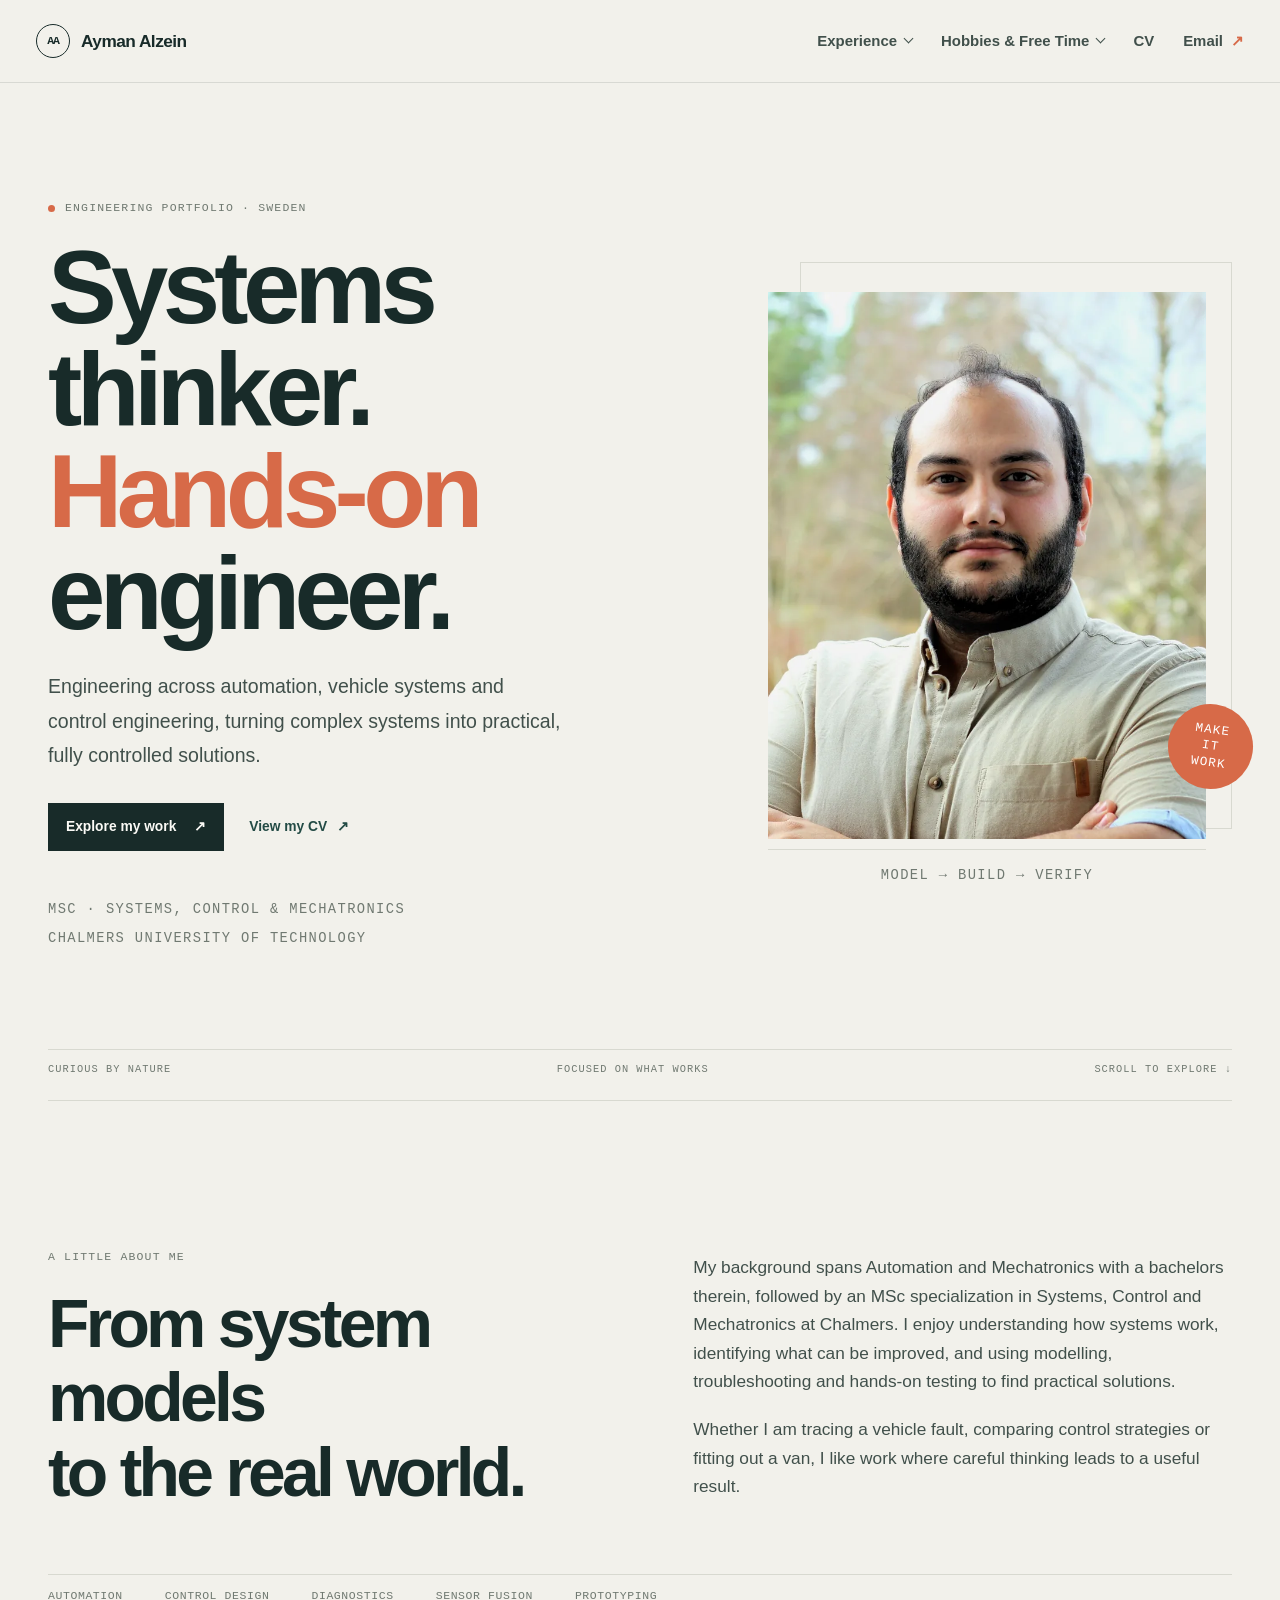
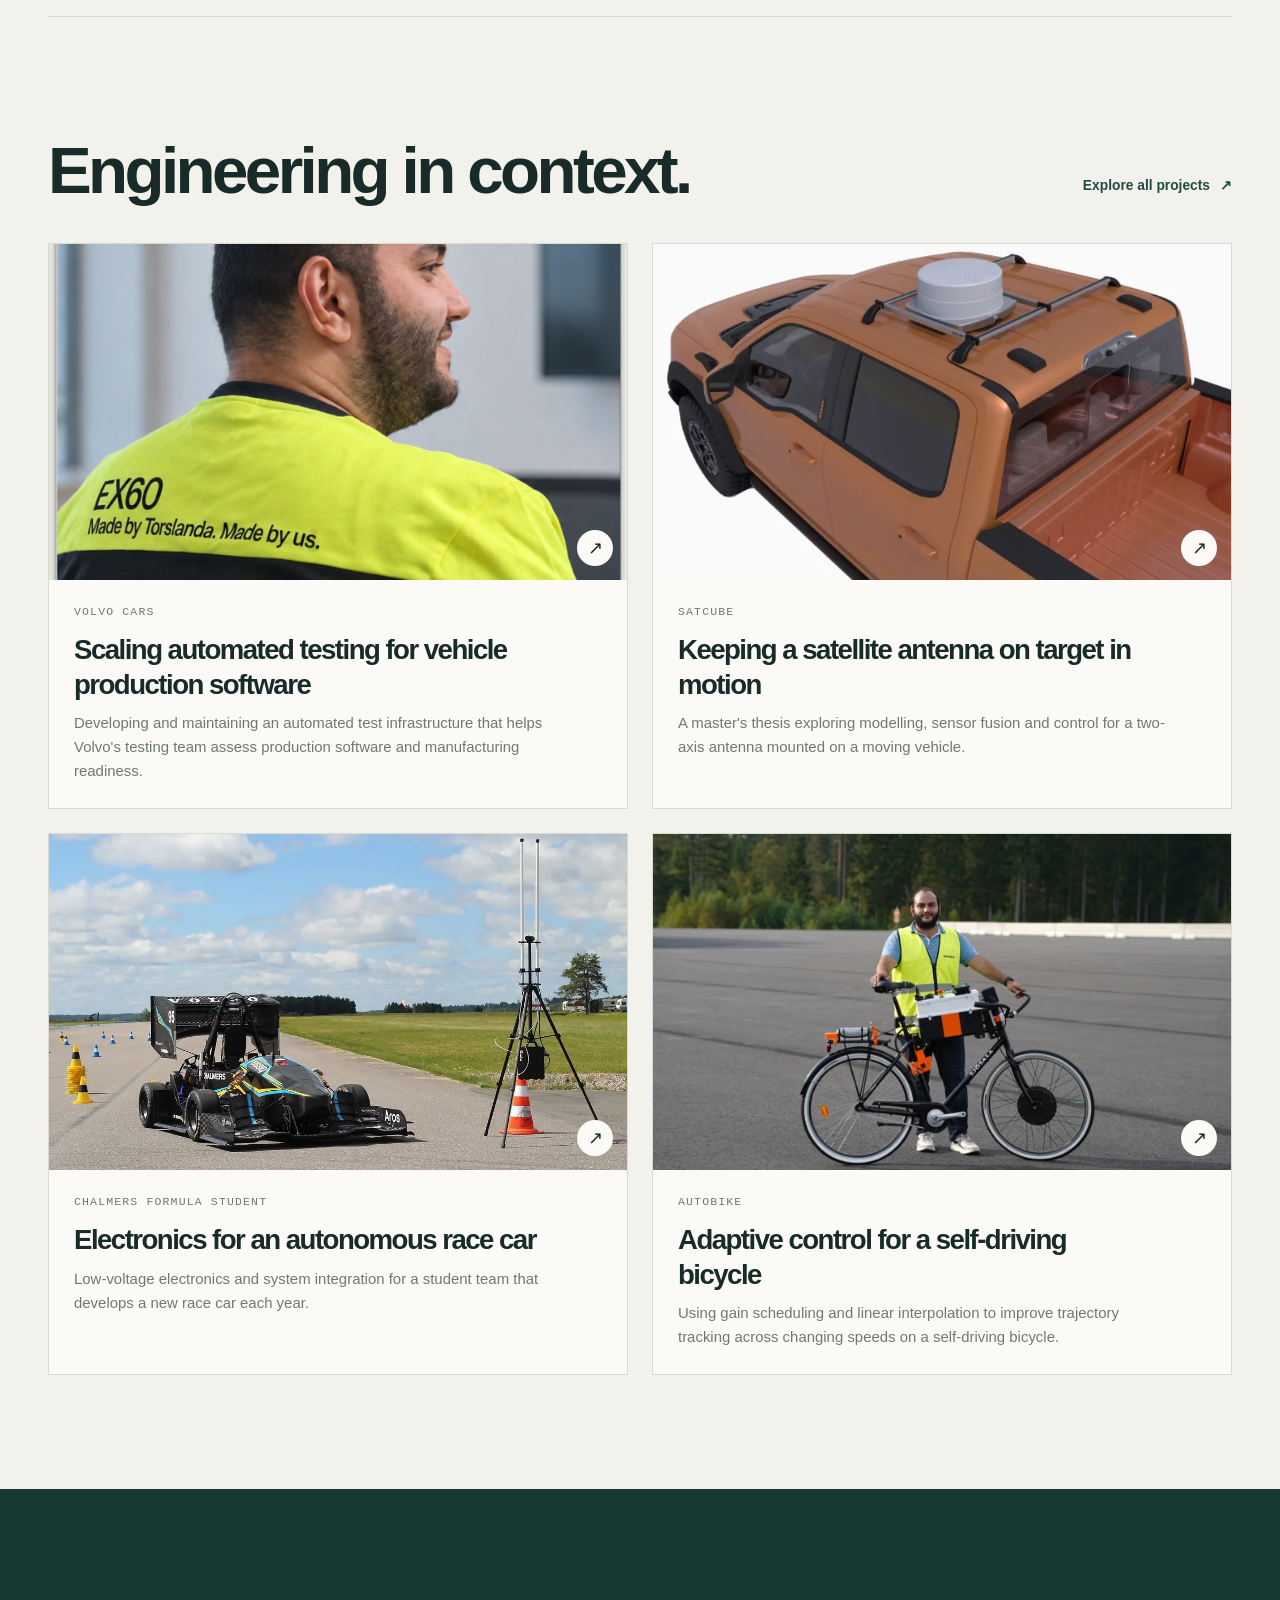
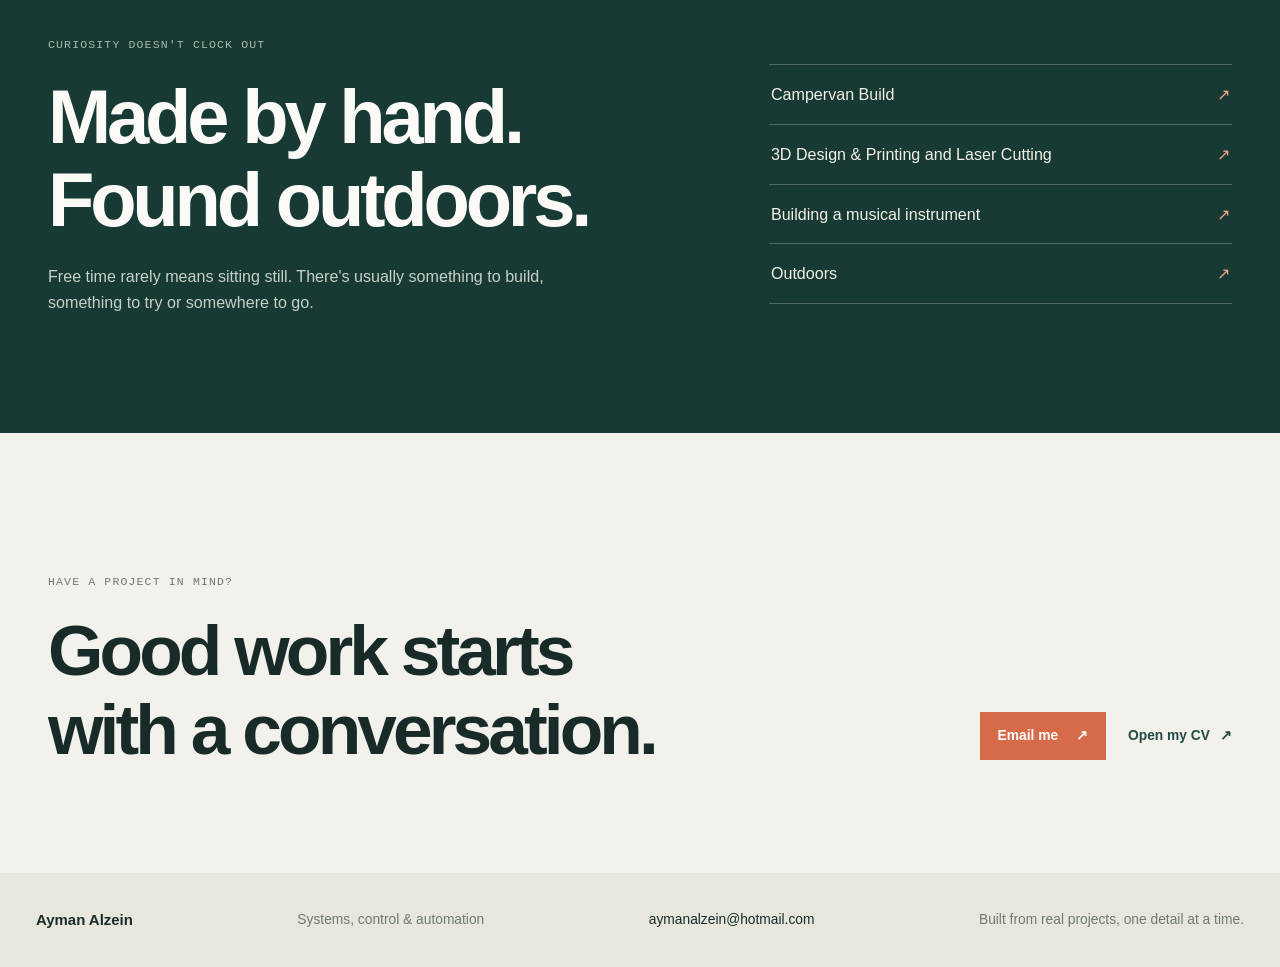
<file: index.html>
<!doctype html>
<html lang="en">
  <head>
    <meta charset="utf-8">
    <meta name="viewport" content="width=device-width, initial-scale=1">
    <meta name="theme-color" content="#f2f1eb">
    <meta name="description" content="Ayman Alzein — systems, control and automation engineer. Explore engineering projects, practical builds and life outdoors.">
    <title>Ayman Alzein — Engineering Portfolio</title>
    <link rel="icon" type="image/svg+xml" href="favicon.svg">
    <link rel="stylesheet" href="assets/css/site.css">
    <script src="assets/js/data.js" defer></script>
    <script src="assets/js/site.js" defer></script>
  </head>
  <body>
    <a class="skip-link" href="#main-content">Skip to content</a>
    <div id="app" data-page="home"></div>
    <noscript>This portfolio needs JavaScript enabled to display its pages and navigation.</noscript>
  </body>
</html>
</file>
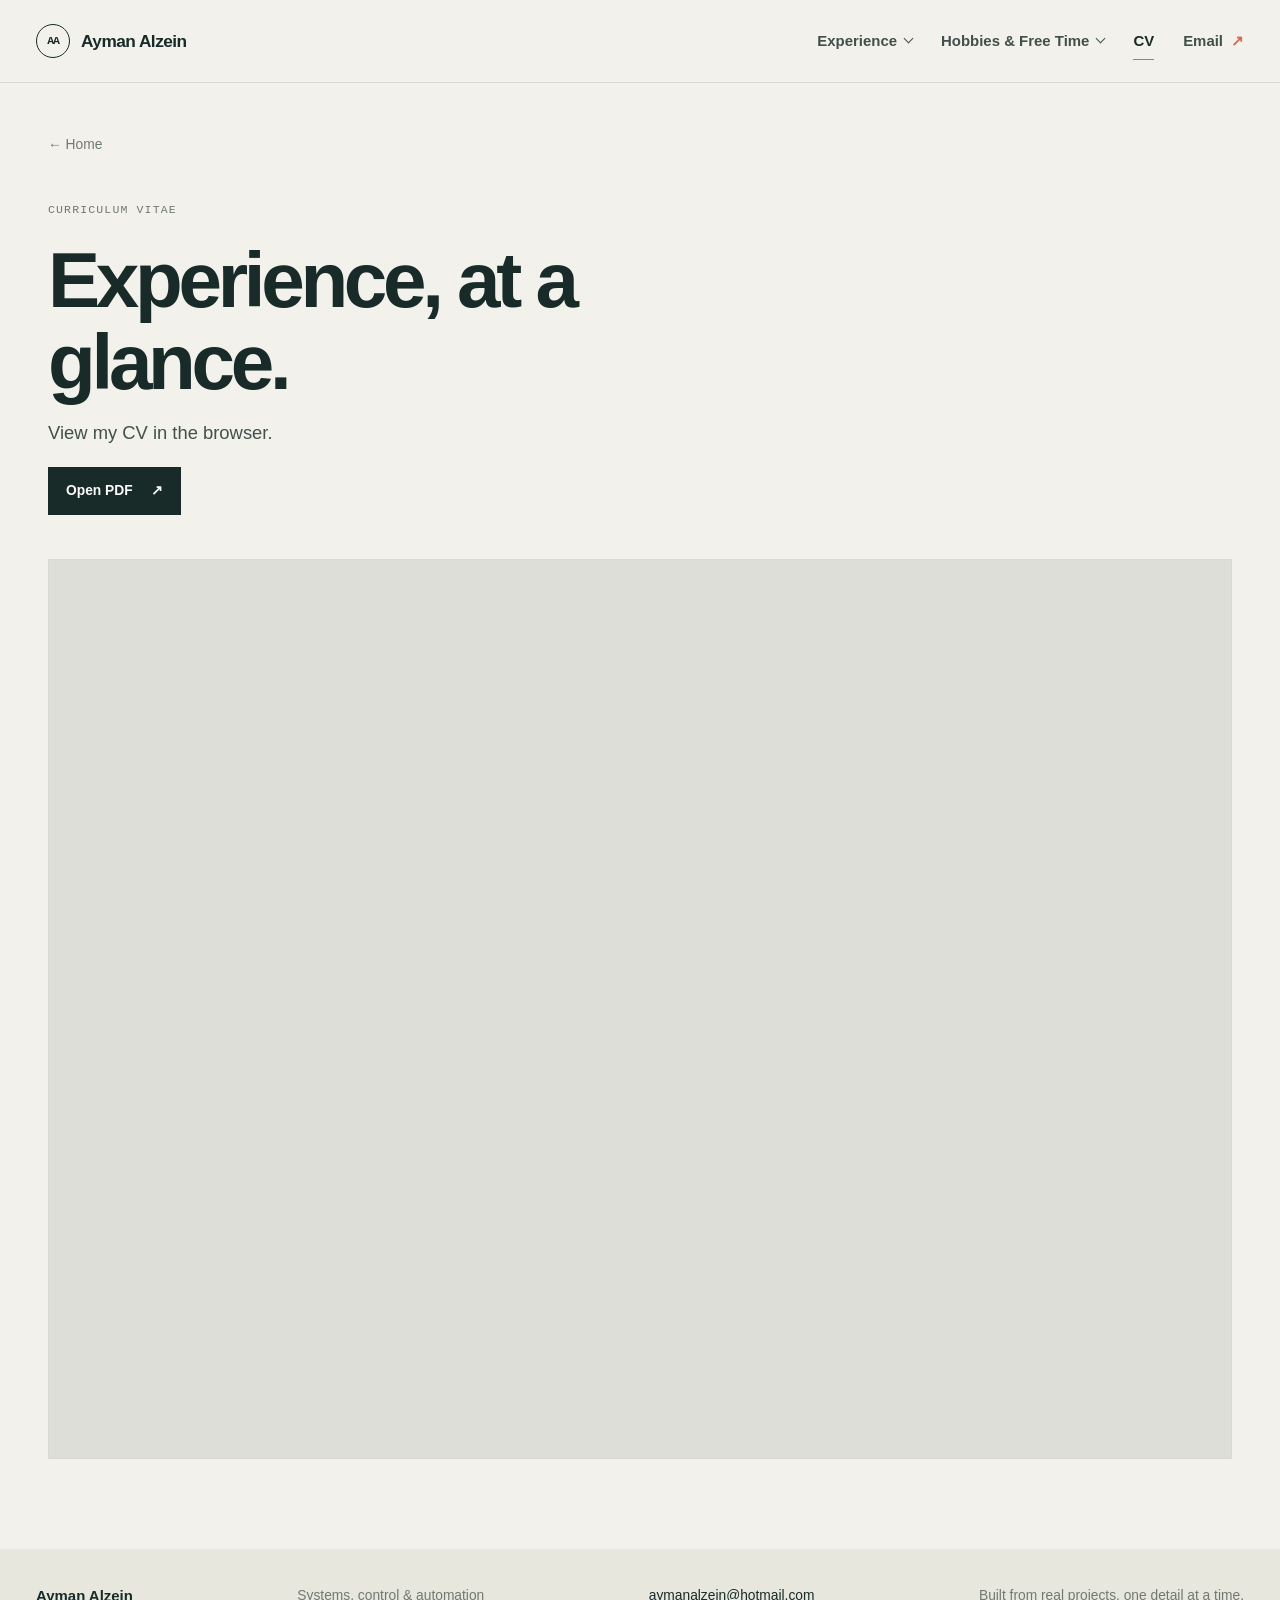
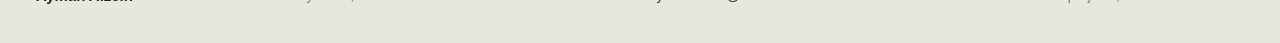
<file: cv.html>
<!doctype html>
<html lang="en">
  <head>
    <meta charset="utf-8">
    <meta name="viewport" content="width=device-width, initial-scale=1">
    <meta name="theme-color" content="#f2f1eb">
    <meta name="description" content="View or download Ayman Alzein's curriculum vitae.">
    <title>CV — Ayman Alzein</title>
    <link rel="icon" type="image/svg+xml" href="favicon.svg">
    <link rel="stylesheet" href="assets/css/site.css">
    <script src="assets/js/data.js" defer></script>
    <script src="assets/js/site.js" defer></script>
  </head>
  <body>
    <a class="skip-link" href="#main-content">Skip to content</a>
    <div id="app" data-page="cv"></div>
    <noscript>This portfolio needs JavaScript enabled to display its pages and navigation.</noscript>
  </body>
</html>
</file>
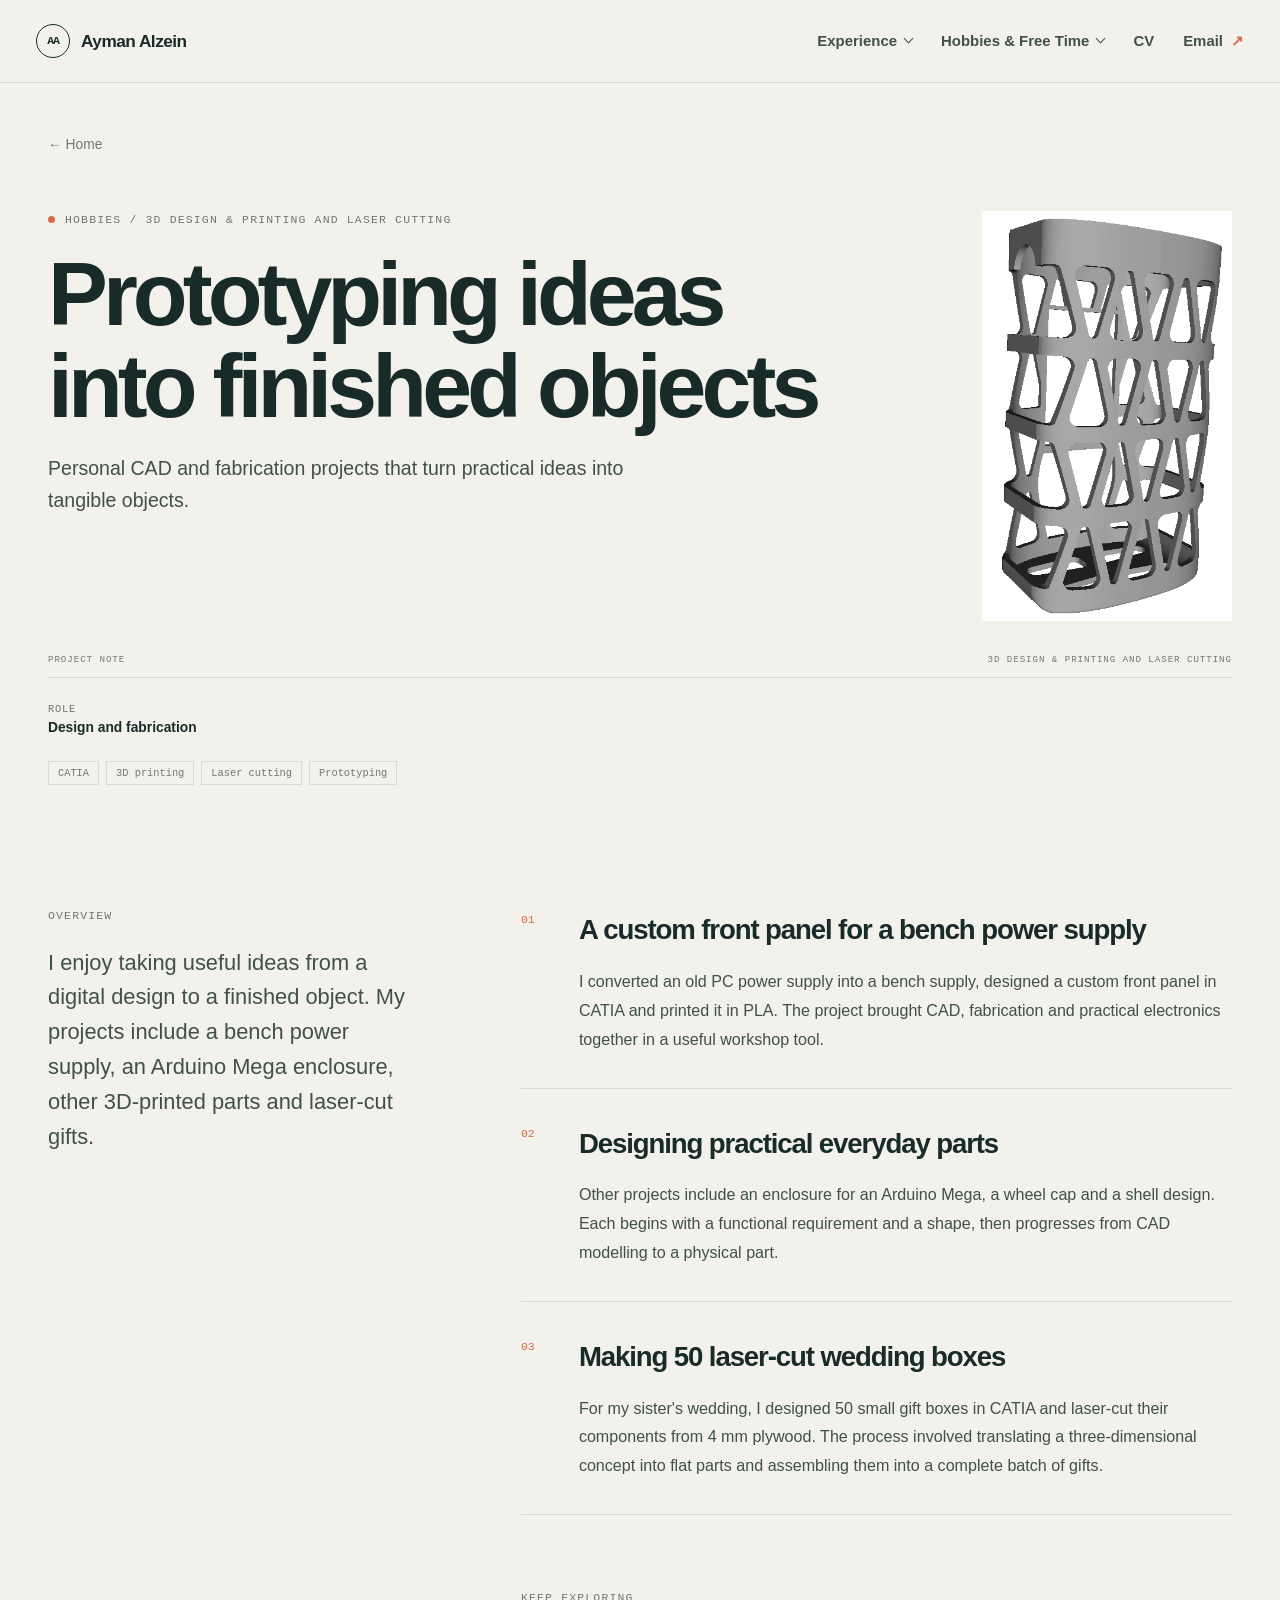
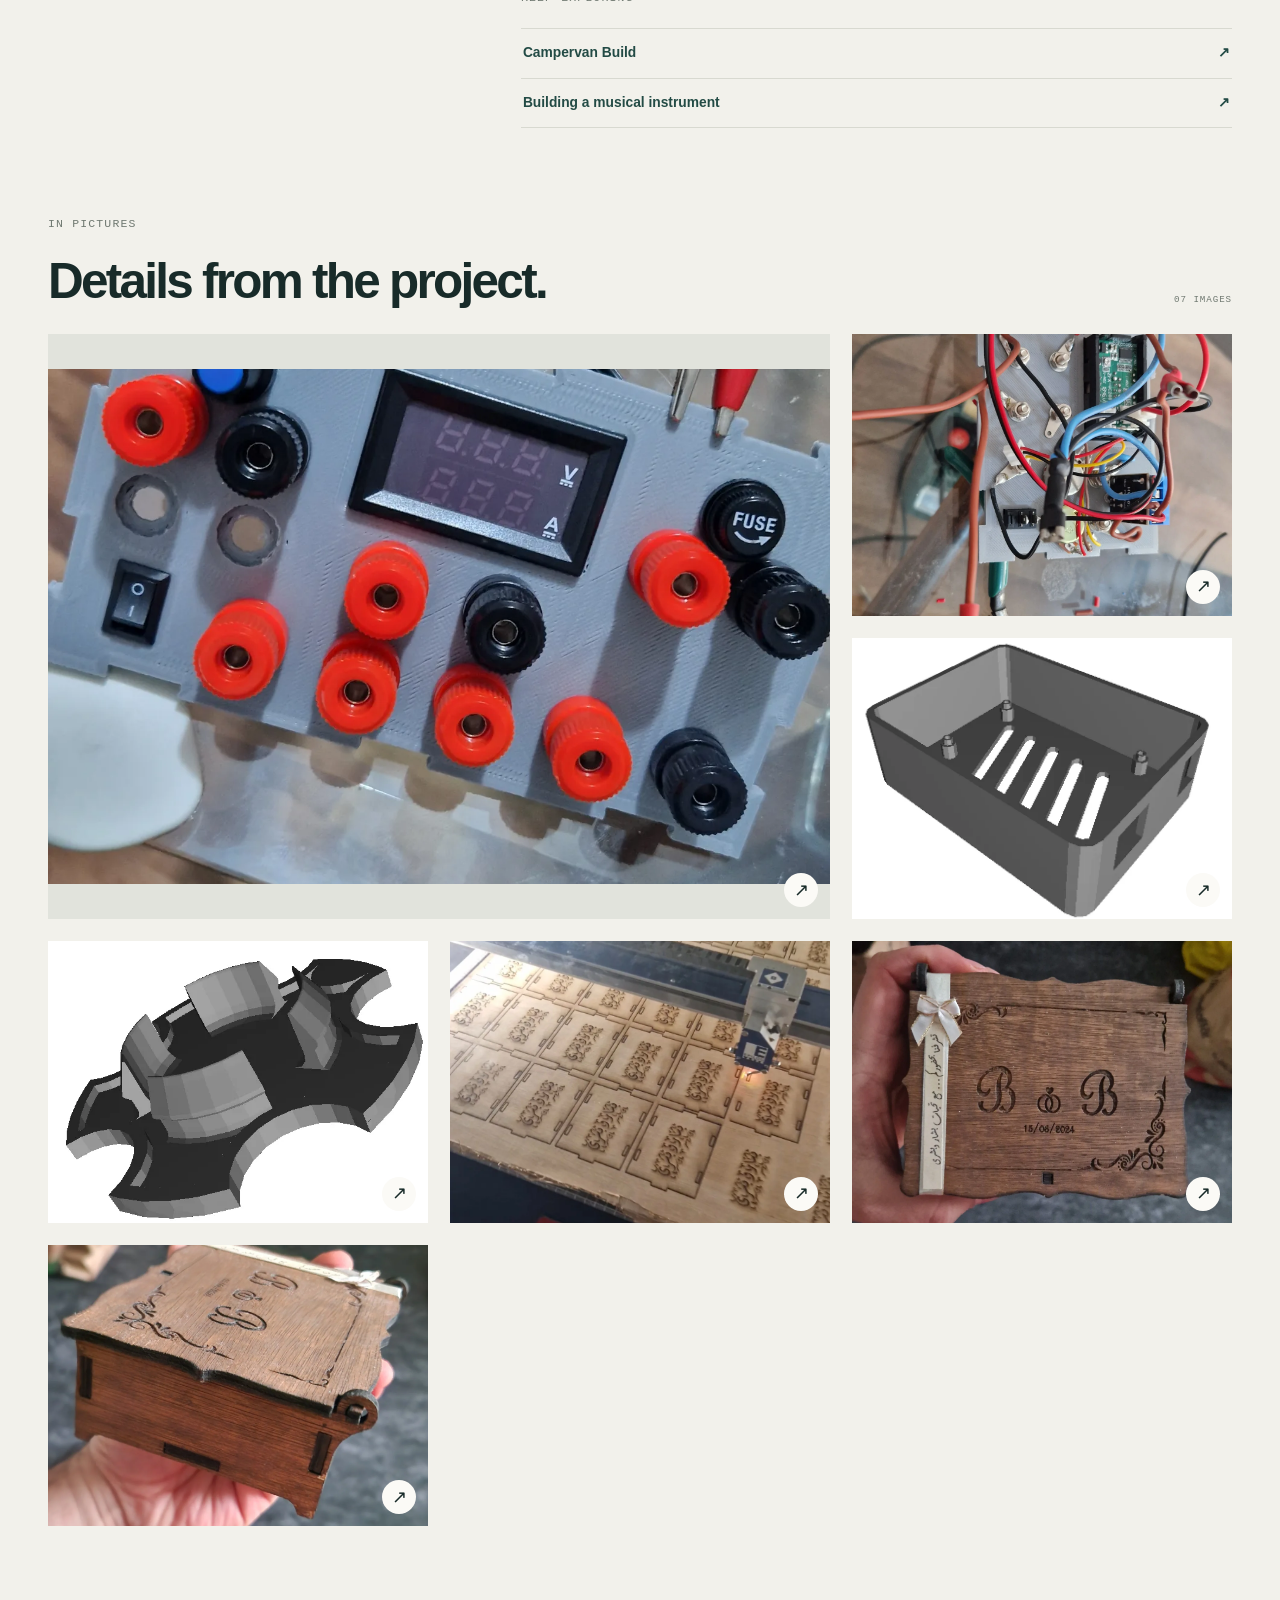
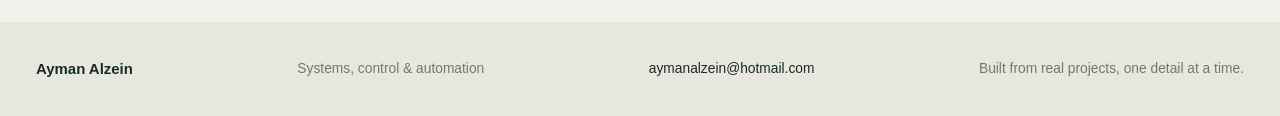
<file: pages/3d-design.html>
<!doctype html>
<html lang="en">
  <head>
    <meta charset="utf-8">
    <meta name="viewport" content="width=device-width, initial-scale=1">
    <meta name="theme-color" content="#f2f1eb">
    <meta name="description" content="3D-printed projects and laser-cut designs, from useful workshop tools to custom gift boxes.">
    <title>3D Design &amp; Printing and Laser Cutting — Ayman Alzein</title>
    <link rel="icon" type="image/svg+xml" href="../favicon.svg">
    <link rel="stylesheet" href="../assets/css/site.css">
    <script src="../assets/js/data.js" defer></script>
    <script src="../assets/js/site.js" defer></script>
  </head>
  <body><a class="skip-link" href="#main-content">Skip to content</a><div id="app" data-page="3d-design"></div><noscript>This portfolio needs JavaScript enabled to display its pages and navigation.</noscript></body>
</html>
</file>
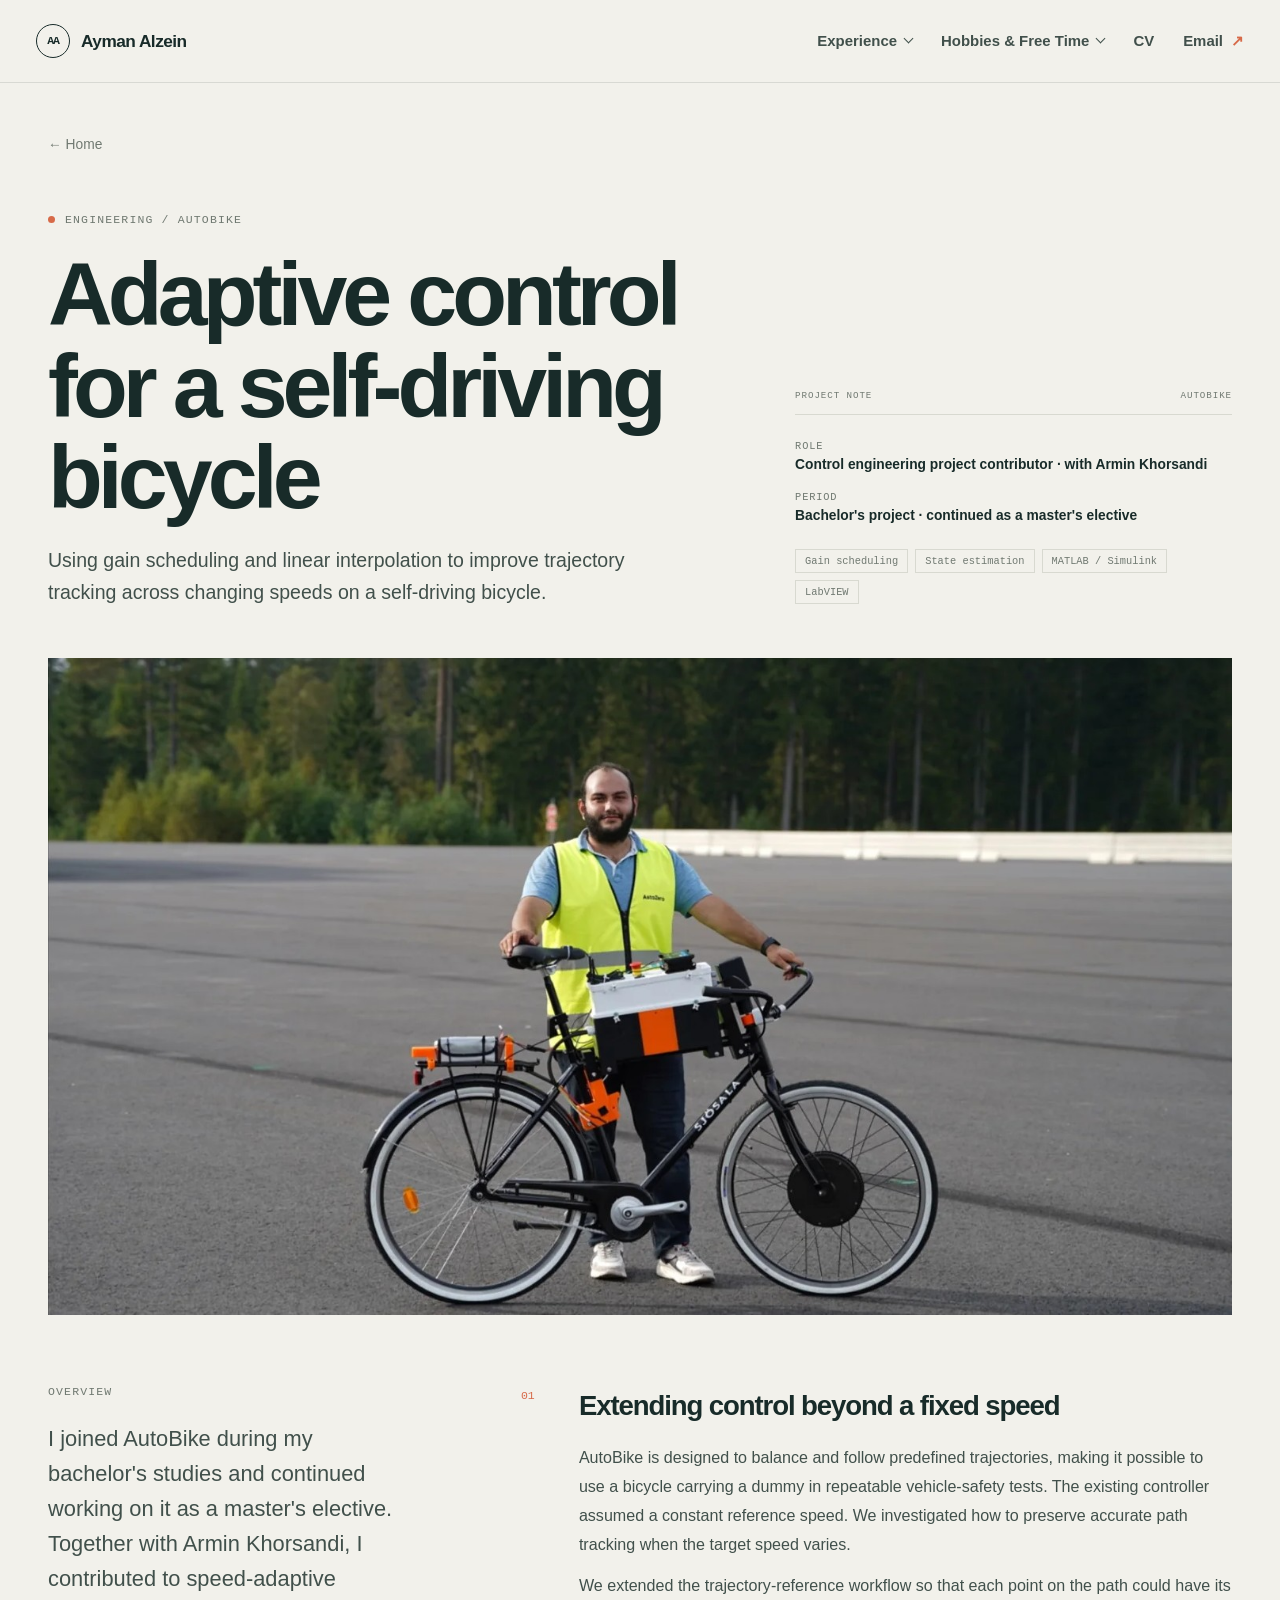
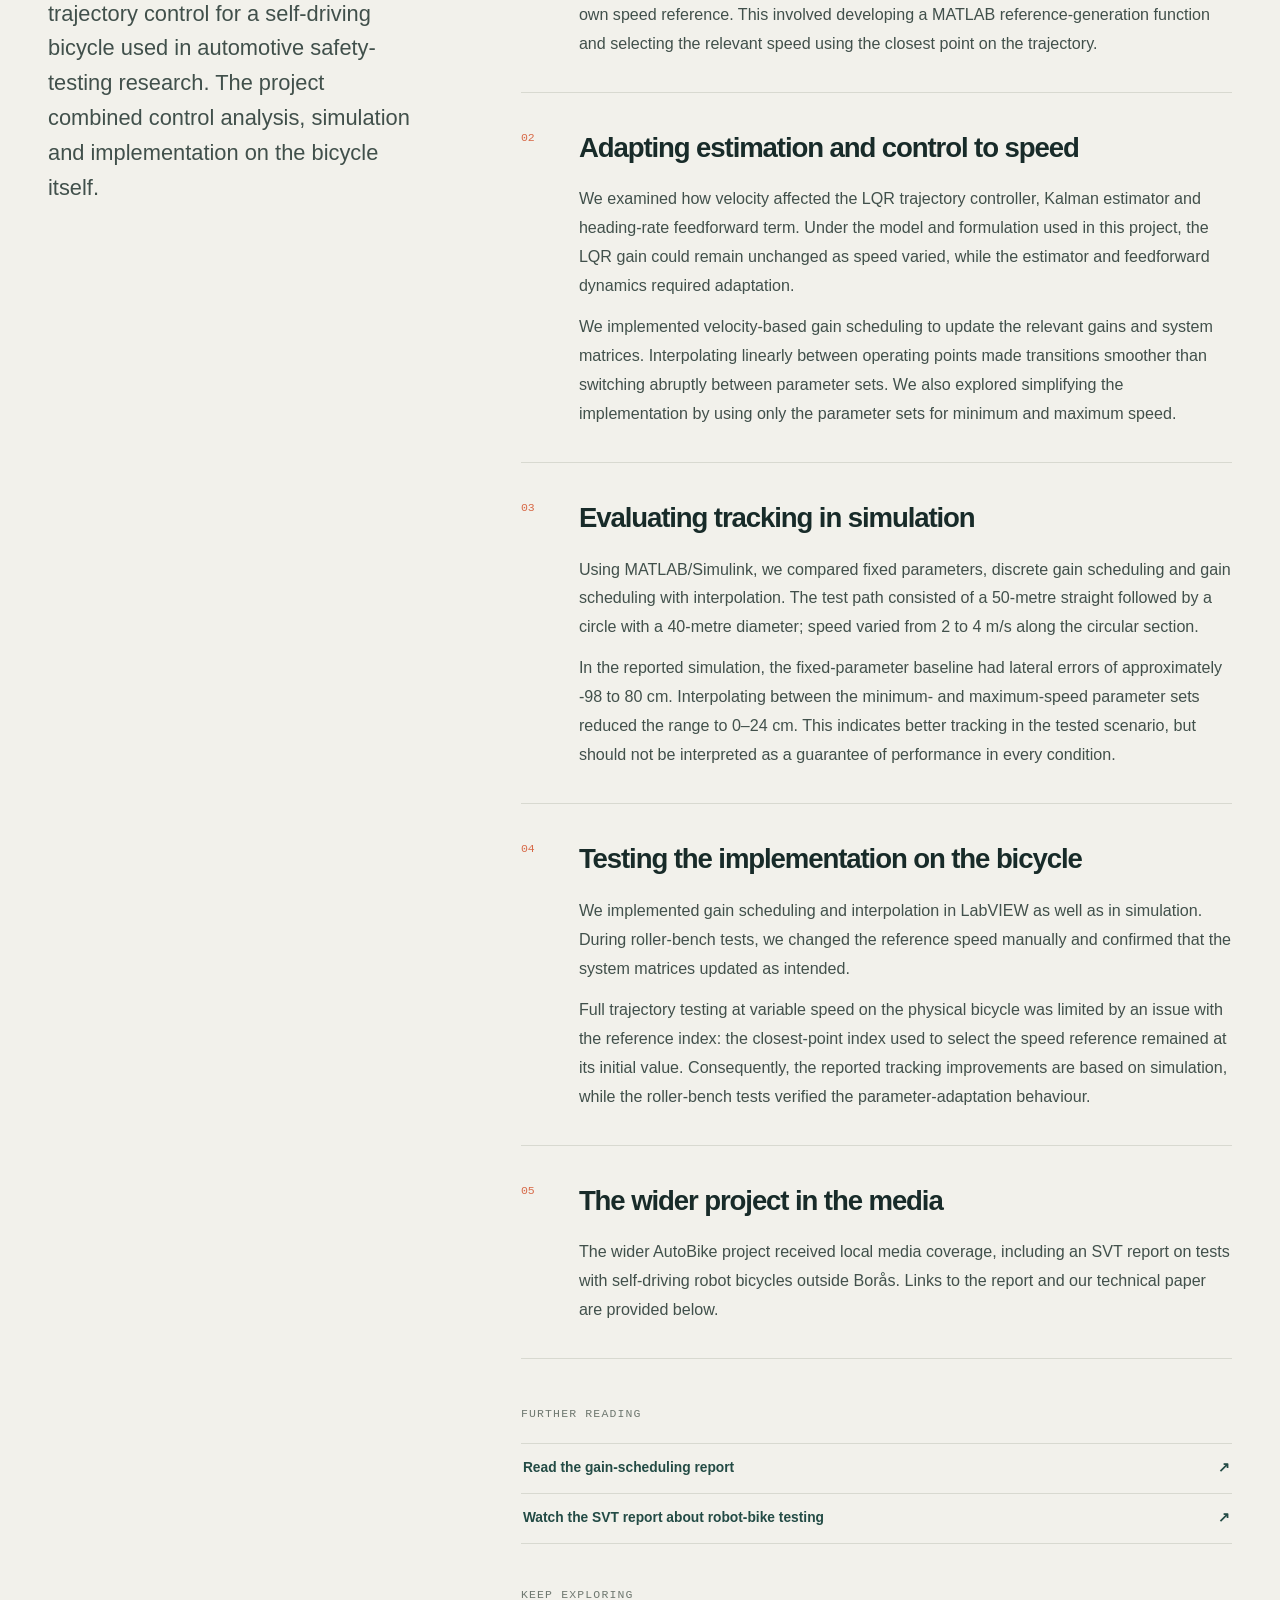
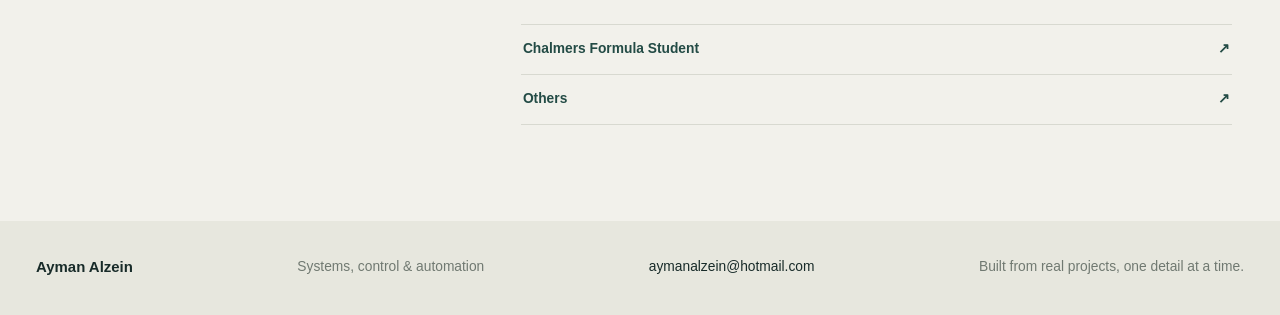
<file: pages/autobike.html>
<!doctype html>
<html lang="en">
  <head>
    <meta charset="utf-8">
    <meta name="viewport" content="width=device-width, initial-scale=1">
    <meta name="theme-color" content="#f2f1eb">
    <meta name="description" content="Ayman Alzein's AutoBike project and gain-scheduling report.">
    <title>AutoBike — Ayman Alzein</title>
    <link rel="icon" type="image/svg+xml" href="../favicon.svg">
    <link rel="stylesheet" href="../assets/css/site.css">
    <script src="../assets/js/data.js" defer></script>
    <script src="../assets/js/site.js" defer></script>
  </head>
  <body><a class="skip-link" href="#main-content">Skip to content</a><div id="app" data-page="autobike"></div><noscript>This portfolio needs JavaScript enabled to display its pages and navigation.</noscript></body>
</html>
</file>
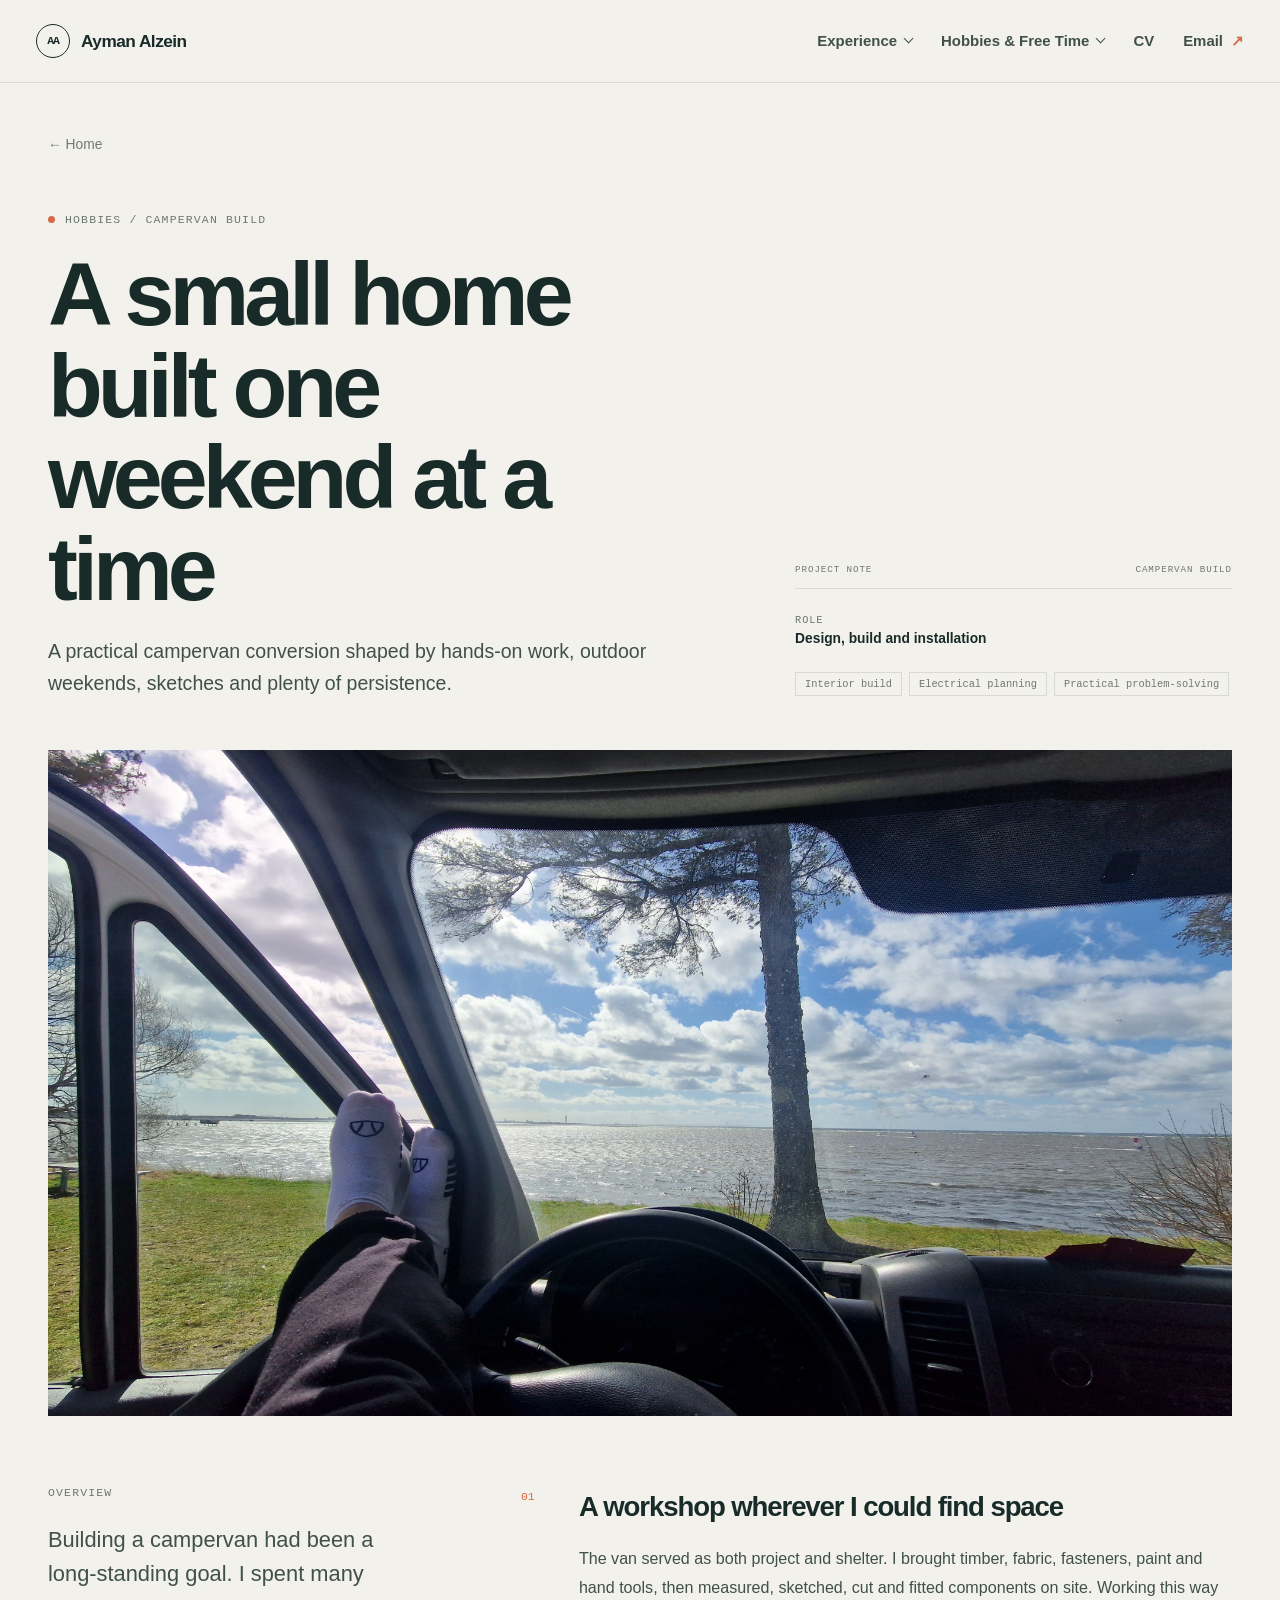
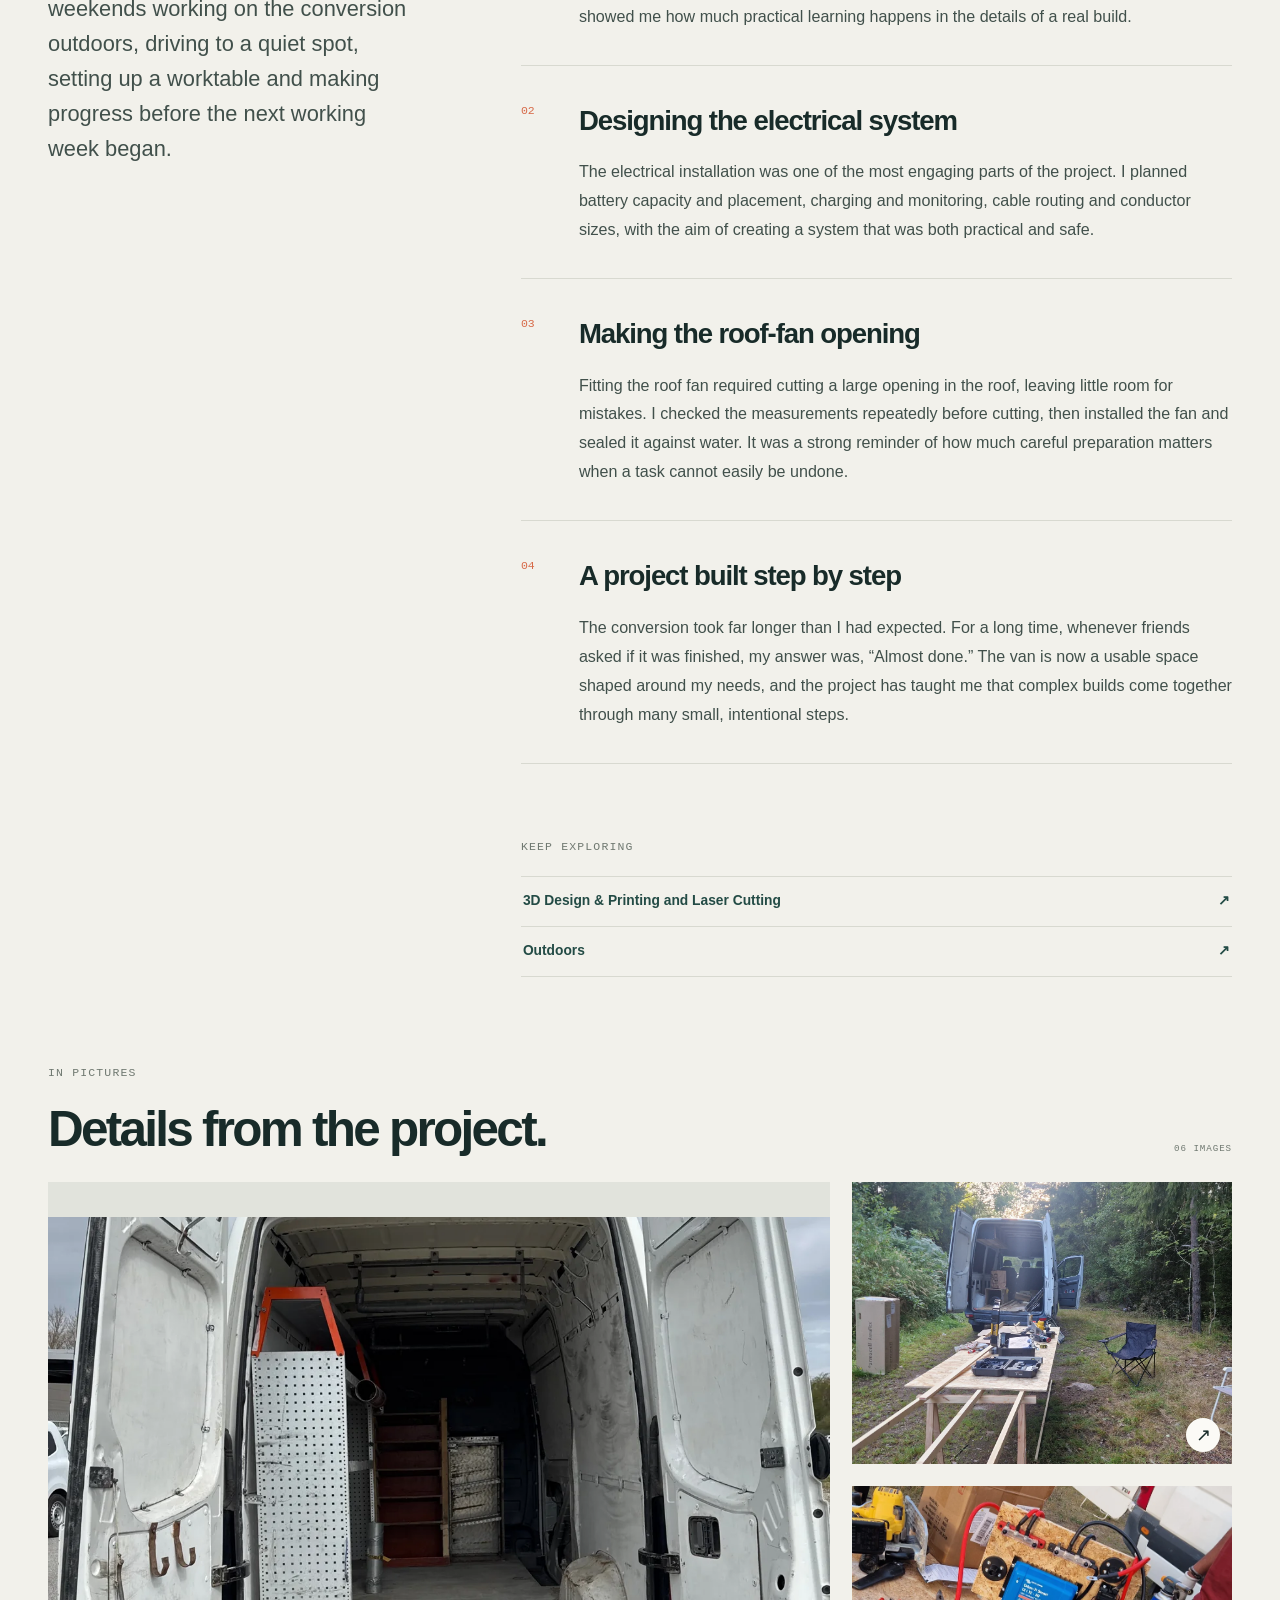
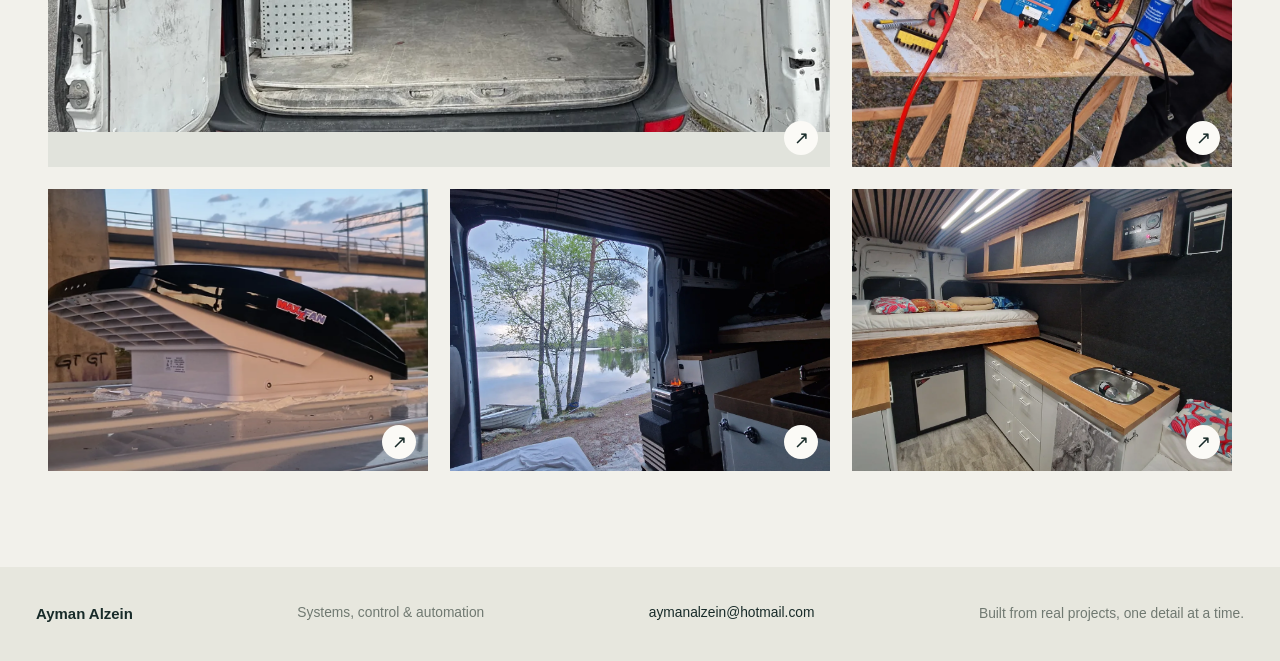
<file: pages/campervan.html>
<!doctype html>
<html lang="en">
  <head>
    <meta charset="utf-8">
    <meta name="viewport" content="width=device-width, initial-scale=1">
    <meta name="theme-color" content="#f2f1eb">
    <meta name="description" content="A hands-on campervan conversion built outdoors, one weekend at a time.">
    <title>Campervan Build — Ayman Alzein</title>
    <link rel="icon" type="image/svg+xml" href="../favicon.svg">
    <link rel="stylesheet" href="../assets/css/site.css">
    <script src="../assets/js/data.js" defer></script>
    <script src="../assets/js/site.js" defer></script>
  </head>
  <body><a class="skip-link" href="#main-content">Skip to content</a><div id="app" data-page="campervan"></div><noscript>This portfolio needs JavaScript enabled to display its pages and navigation.</noscript></body>
</html>
</file>
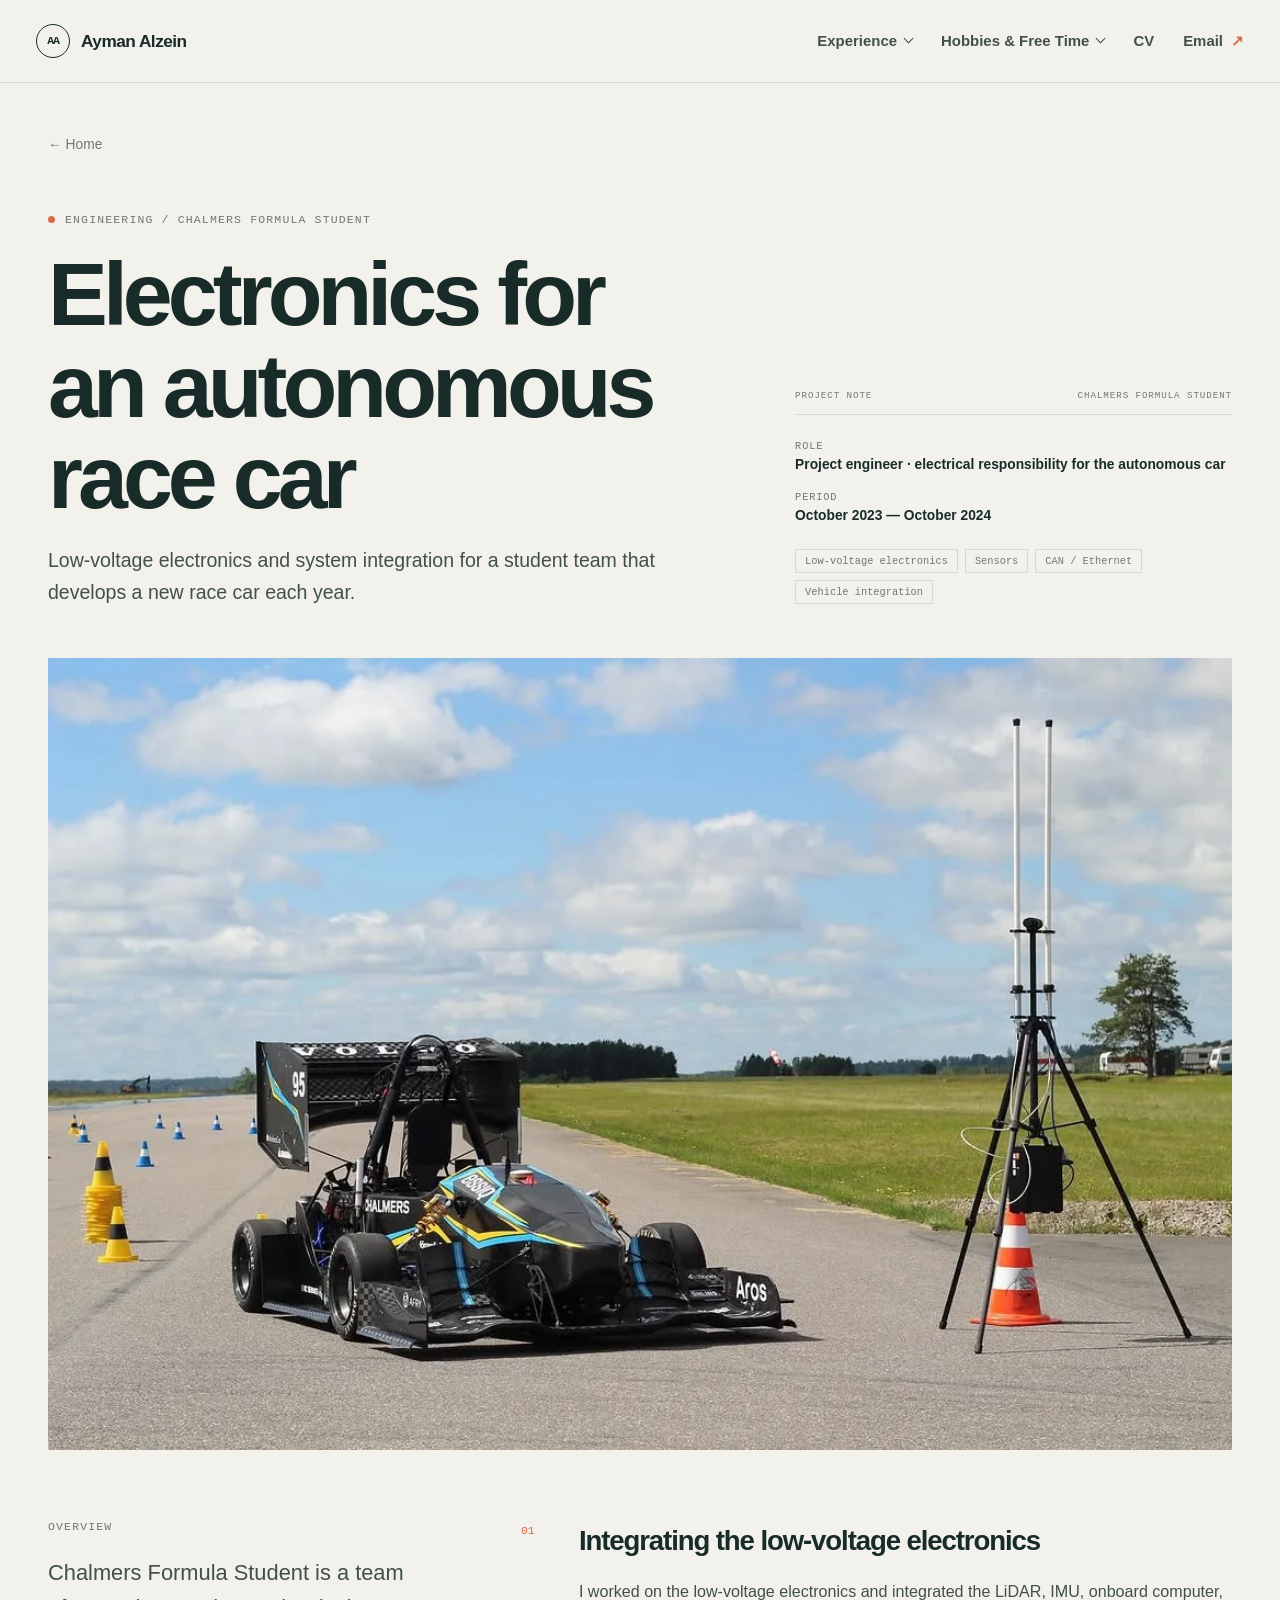
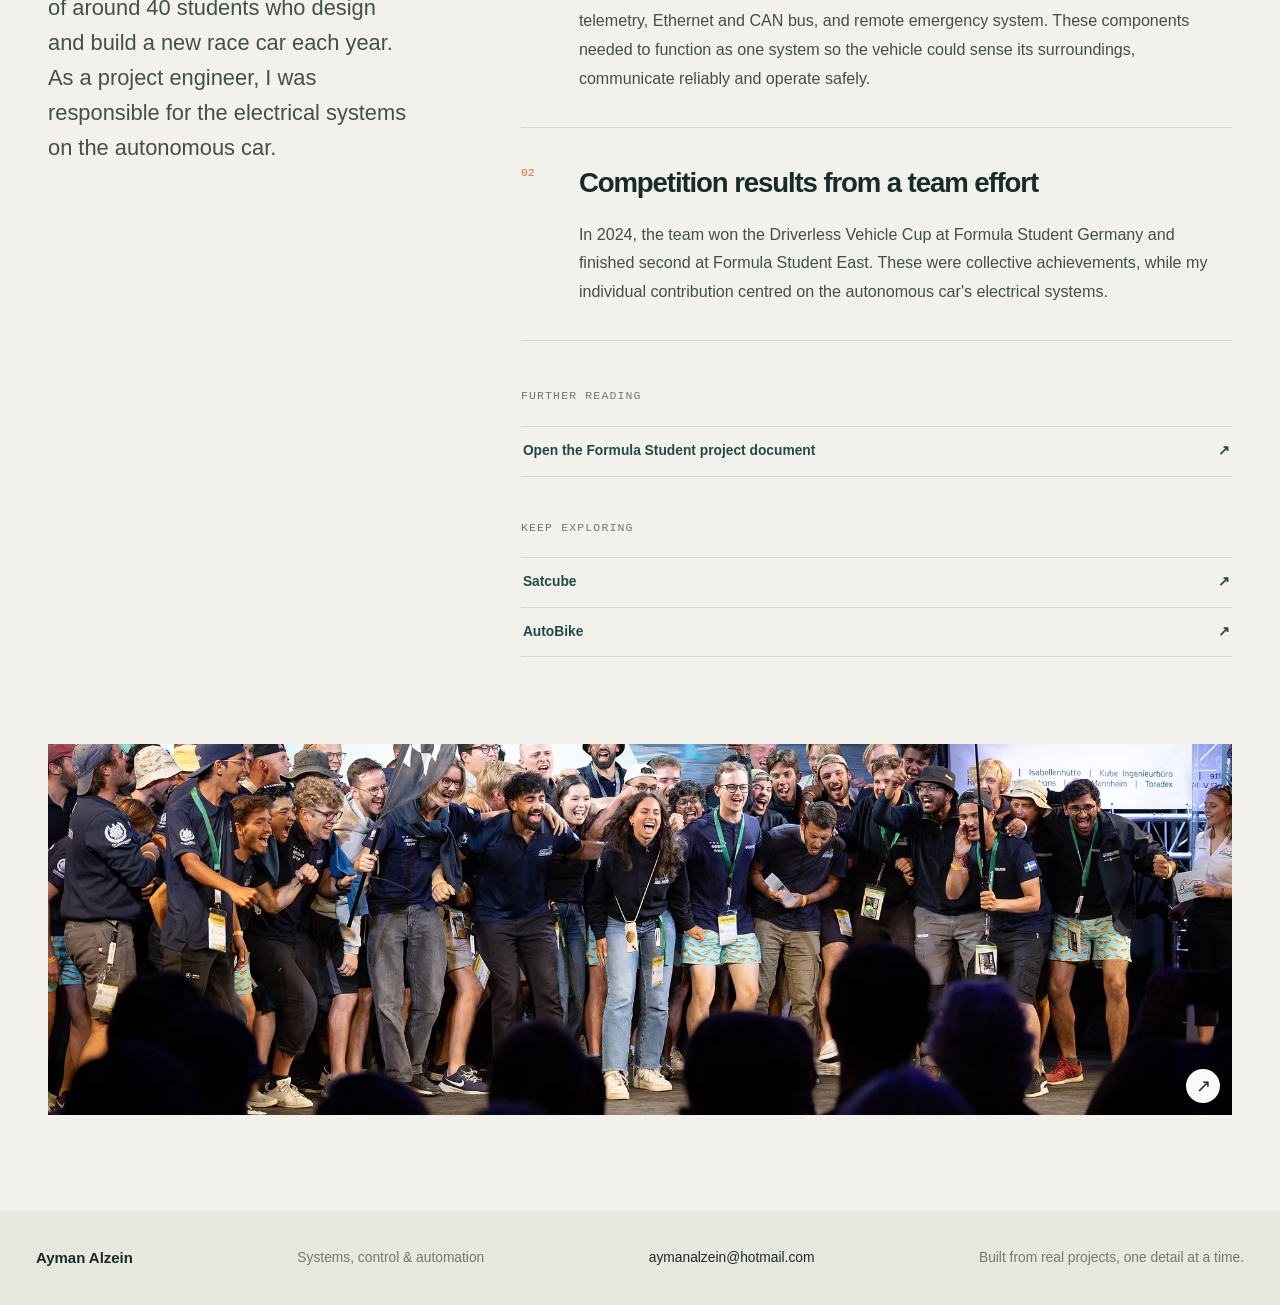
<file: pages/formula-student.html>
<!doctype html>
<html lang="en">
  <head>
    <meta charset="utf-8">
    <meta name="viewport" content="width=device-width, initial-scale=1">
    <meta name="theme-color" content="#f2f1eb">
    <meta name="description" content="Low-voltage electronics for Chalmers Formula Student's autonomous racing car.">
    <title>Chalmers Formula Student — Ayman Alzein</title>
    <link rel="icon" type="image/svg+xml" href="../favicon.svg">
    <link rel="stylesheet" href="../assets/css/site.css">
    <script src="../assets/js/data.js" defer></script>
    <script src="../assets/js/site.js" defer></script>
  </head>
  <body><a class="skip-link" href="#main-content">Skip to content</a><div id="app" data-page="formula-student"></div><noscript>This portfolio needs JavaScript enabled to display its pages and navigation.</noscript></body>
</html>
</file>
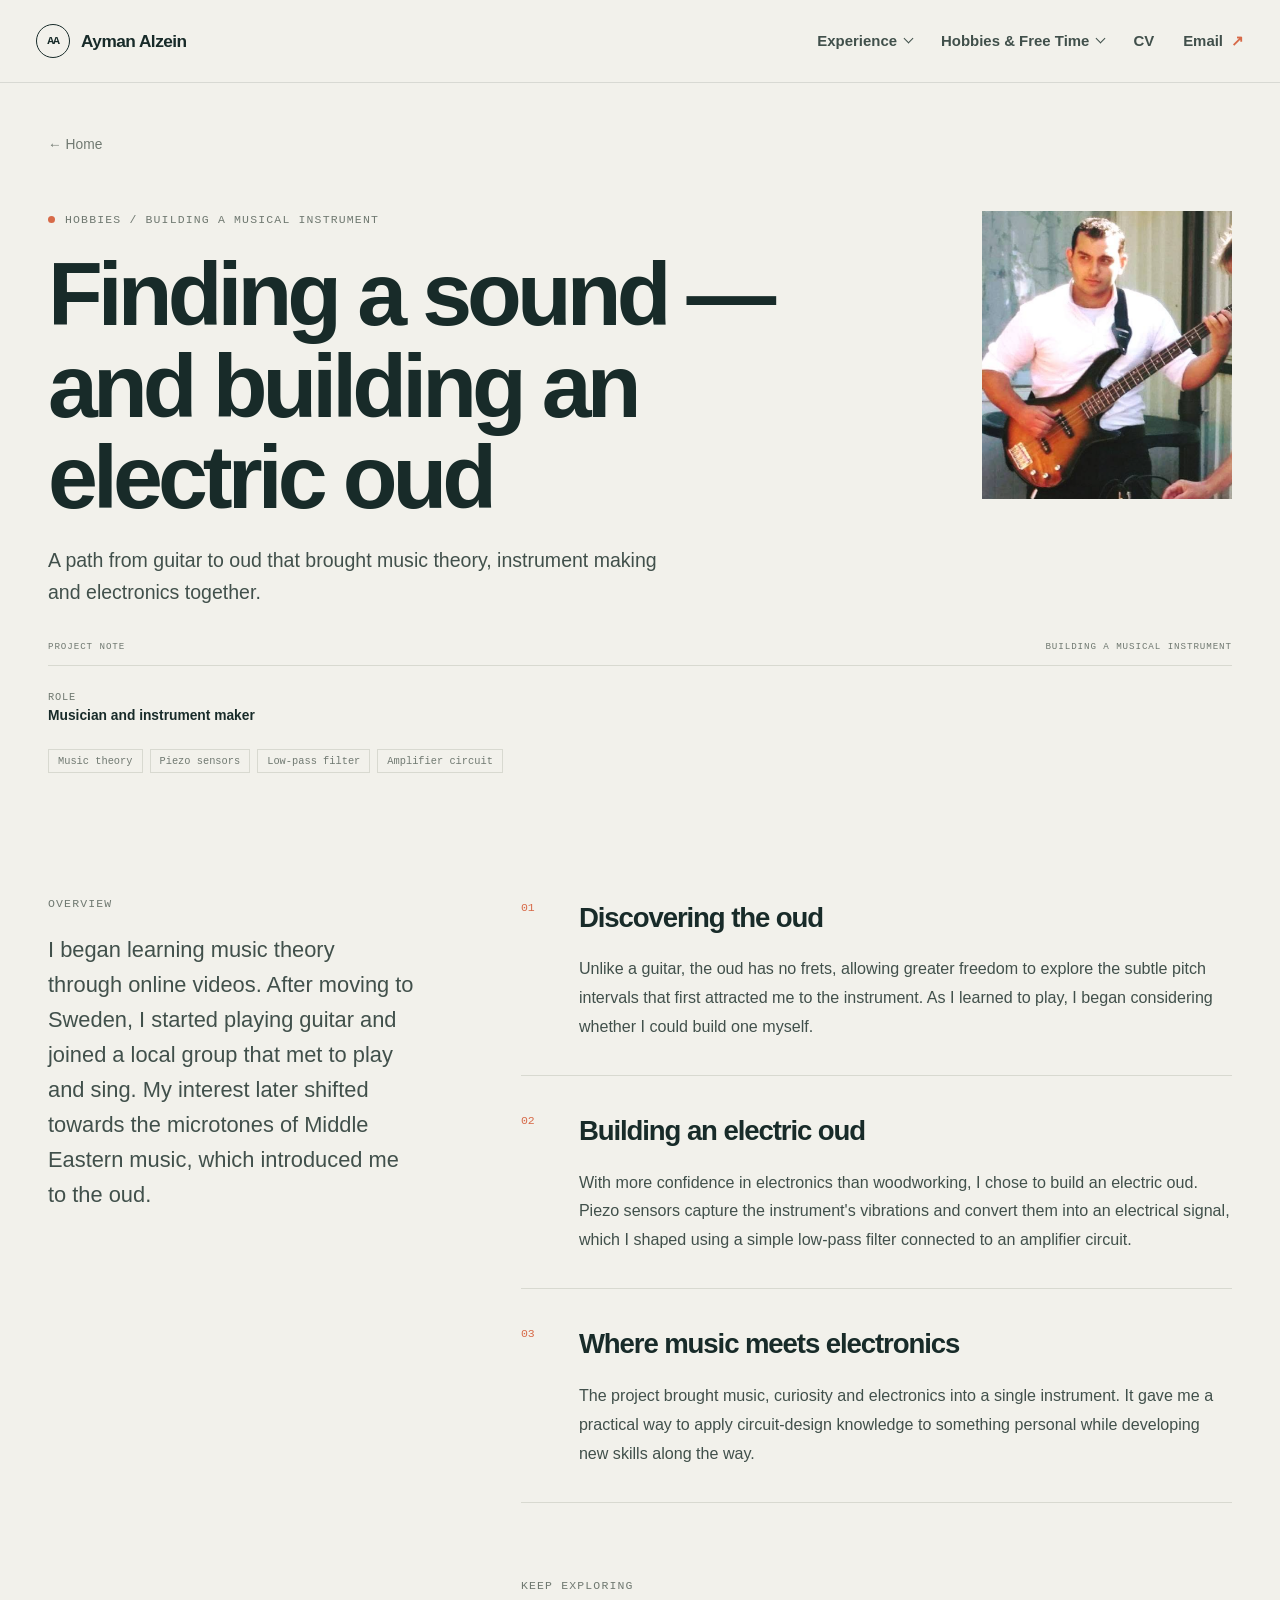
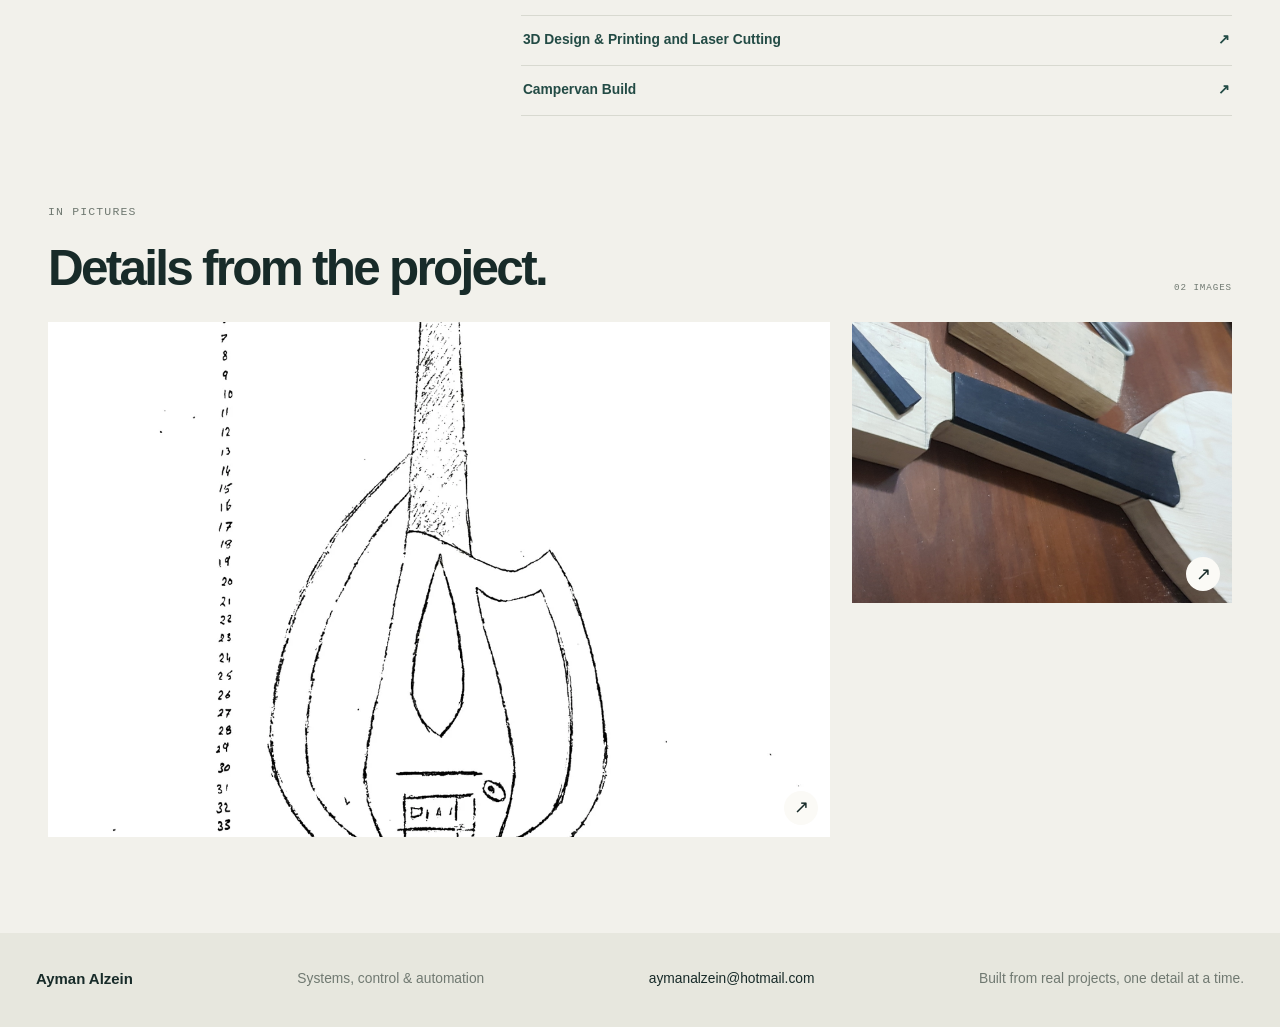
<file: pages/music.html>
<!doctype html>
<html lang="en">
  <head>
    <meta charset="utf-8">
    <meta name="viewport" content="width=device-width, initial-scale=1">
    <meta name="theme-color" content="#f2f1eb">
    <meta name="description" content="Music, the oud and an electric instrument built with piezo sensors and a simple filter circuit.">
    <title>Building a musical instrument — Ayman Alzein</title>
    <link rel="icon" type="image/svg+xml" href="../favicon.svg">
    <link rel="stylesheet" href="../assets/css/site.css">
    <script src="../assets/js/data.js" defer></script>
    <script src="../assets/js/site.js" defer></script>
  </head>
  <body><a class="skip-link" href="#main-content">Skip to content</a><div id="app" data-page="music"></div><noscript>This portfolio needs JavaScript enabled to display its pages and navigation.</noscript></body>
</html>
</file>
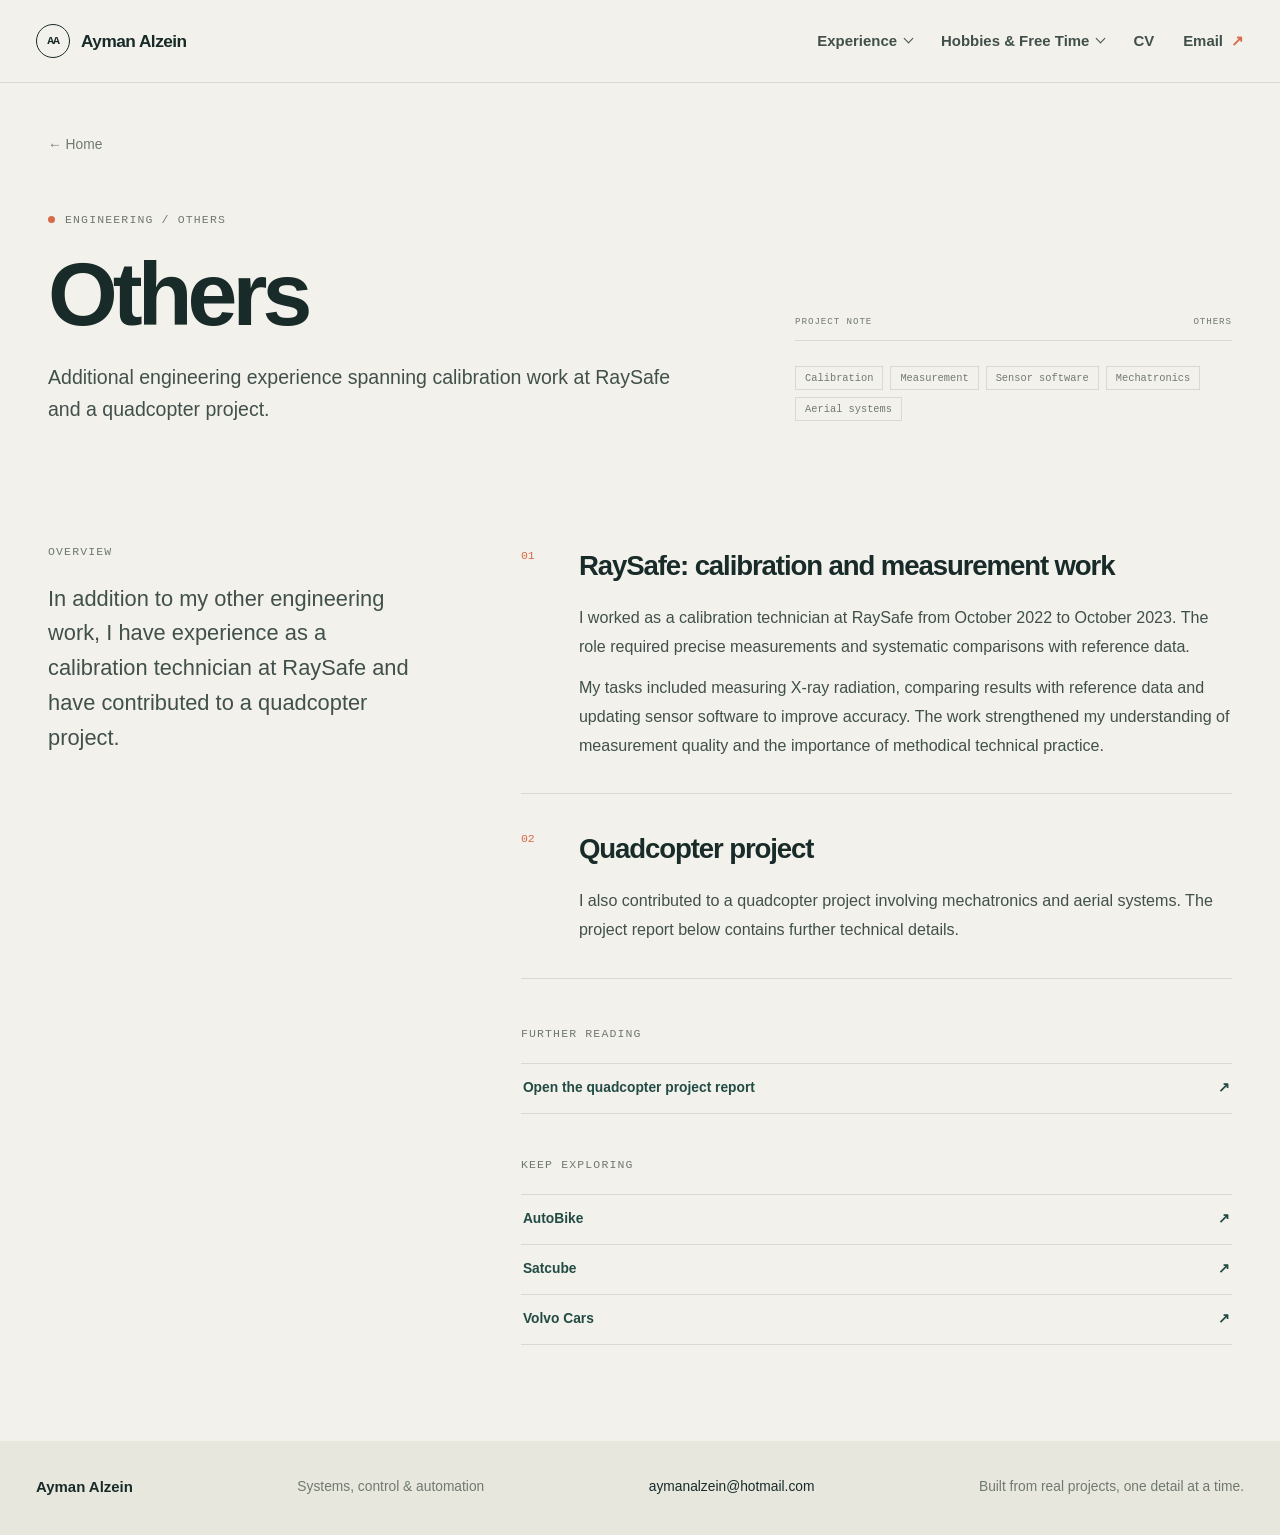
<file: pages/others.html>
<!doctype html>
<html lang="en">
  <head>
    <meta charset="utf-8">
    <meta name="viewport" content="width=device-width, initial-scale=1">
    <meta name="theme-color" content="#f2f1eb">
    <meta name="description" content="Ayman Alzein's calibration work at RaySafe and quadcopter project.">
    <title>Others — Ayman Alzein</title>
    <link rel="icon" type="image/svg+xml" href="../favicon.svg">
    <link rel="stylesheet" href="../assets/css/site.css">
    <script src="../assets/js/data.js" defer></script>
    <script src="../assets/js/site.js" defer></script>
  </head>
  <body><a class="skip-link" href="#main-content">Skip to content</a><div id="app" data-page="others"></div><noscript>This portfolio needs JavaScript enabled to display its pages and navigation.</noscript></body>
</html>
</file>
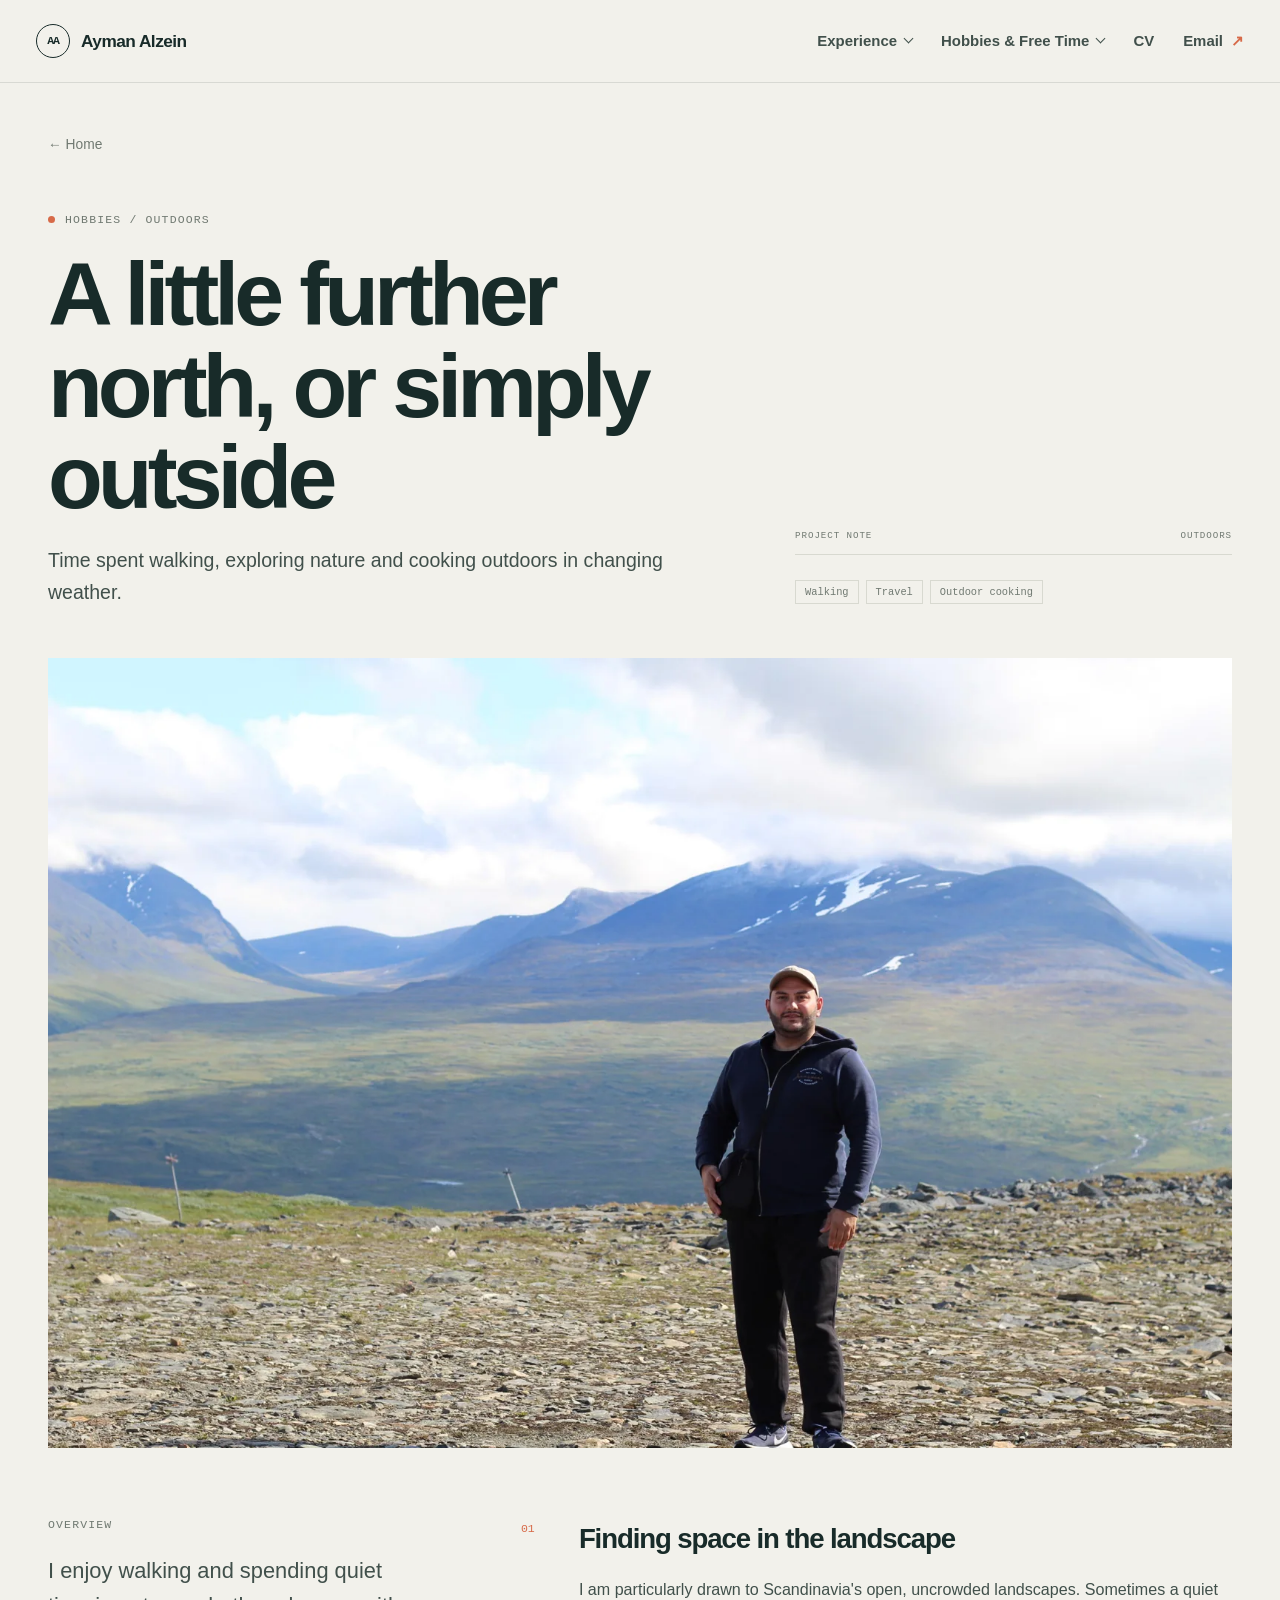
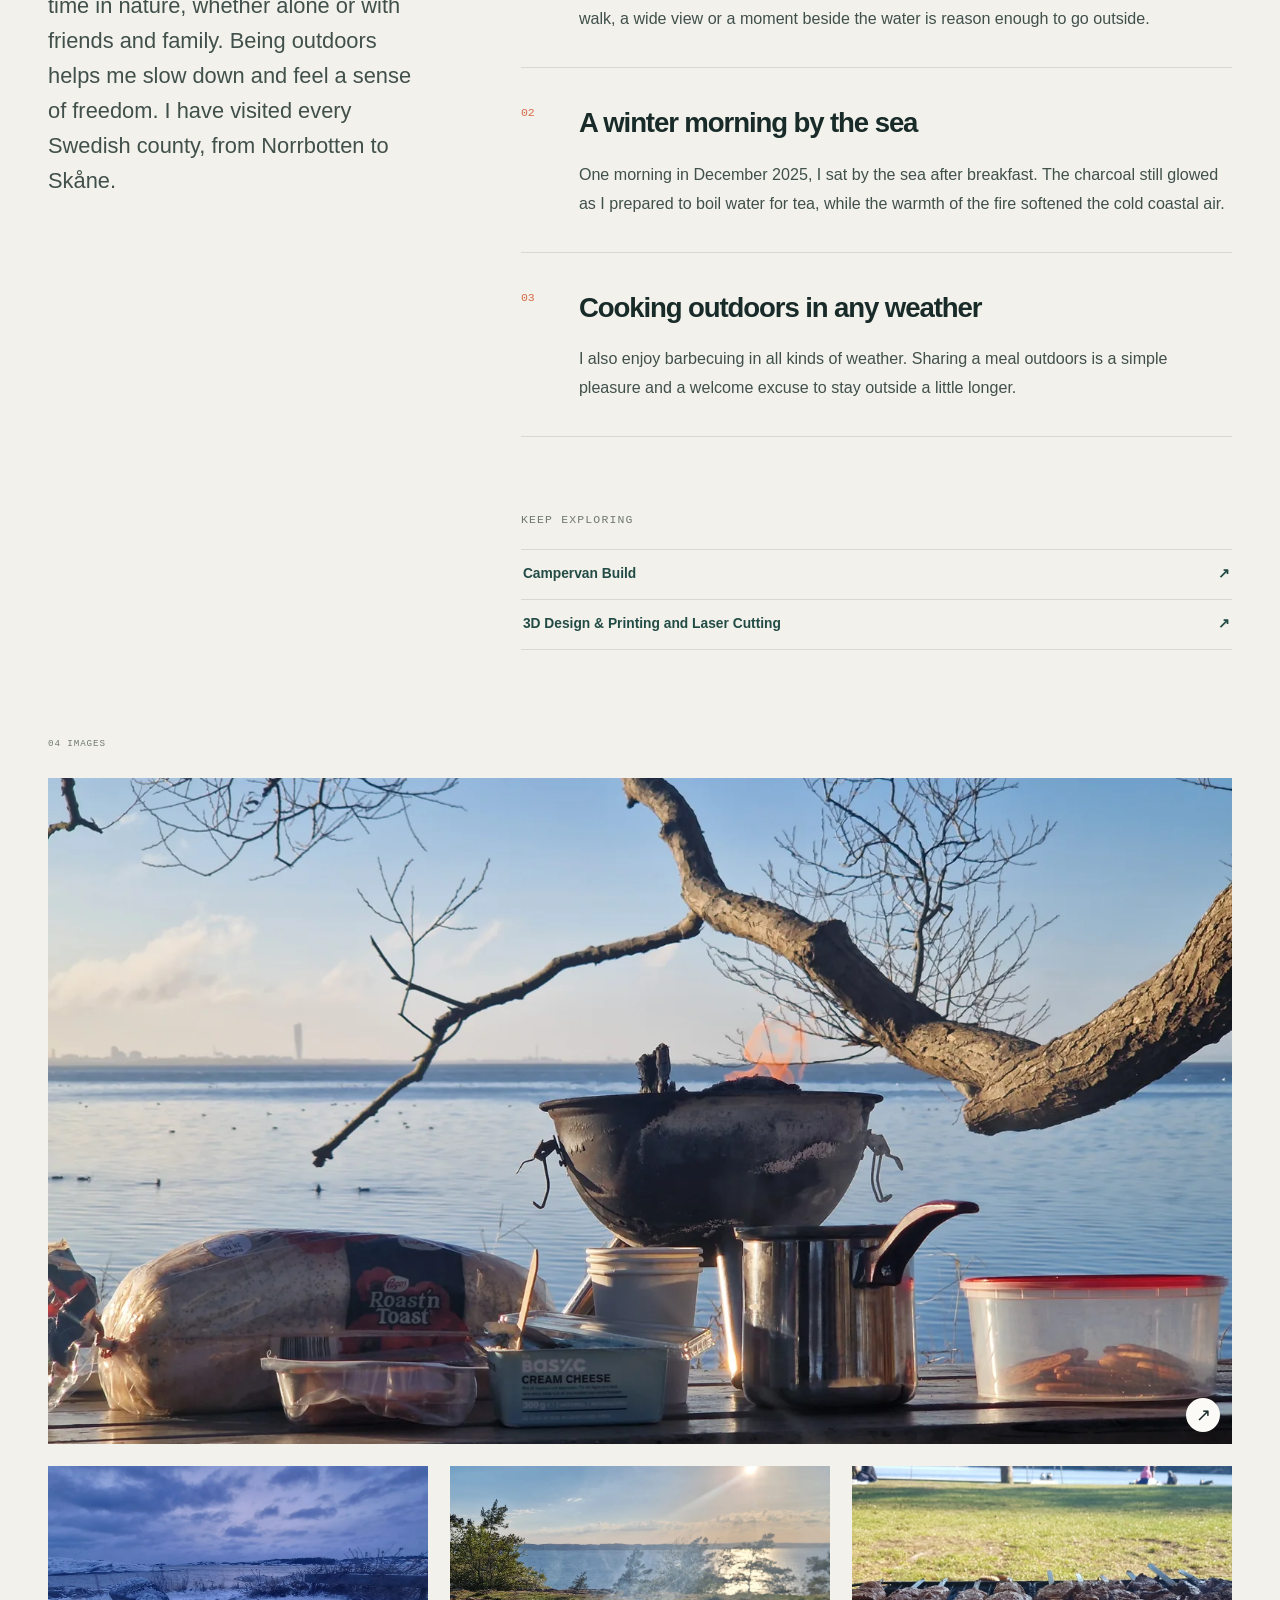
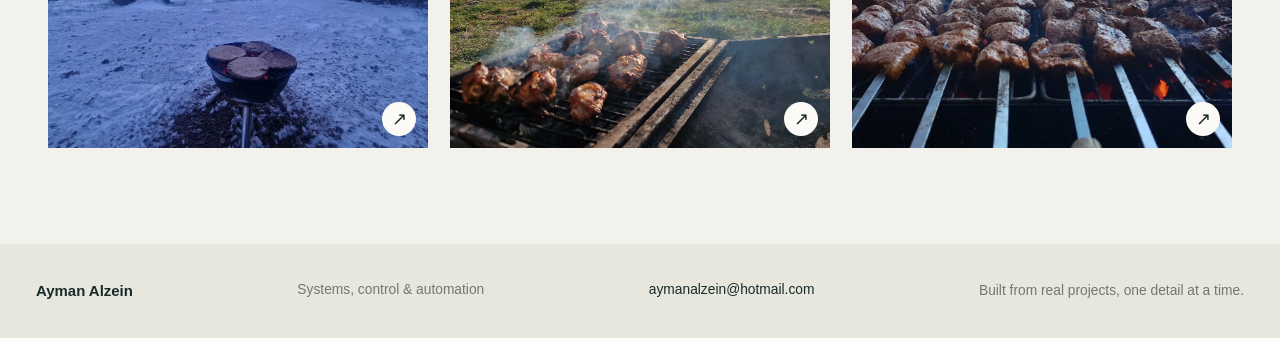
<file: pages/outdoors.html>
<!doctype html>
<html lang="en">
  <head>
    <meta charset="utf-8">
    <meta name="viewport" content="width=device-width, initial-scale=1">
    <meta name="theme-color" content="#f2f1eb">
    <meta name="description" content="Walking, quiet landscapes and outdoor cooking across Scandinavia.">
    <title>Outdoors — Ayman Alzein</title>
    <link rel="icon" type="image/svg+xml" href="../favicon.svg">
    <link rel="stylesheet" href="../assets/css/site.css">
    <script src="../assets/js/data.js" defer></script>
    <script src="../assets/js/site.js" defer></script>
  </head>
  <body><a class="skip-link" href="#main-content">Skip to content</a><div id="app" data-page="outdoors"></div><noscript>This portfolio needs JavaScript enabled to display its pages and navigation.</noscript></body>
</html>
</file>
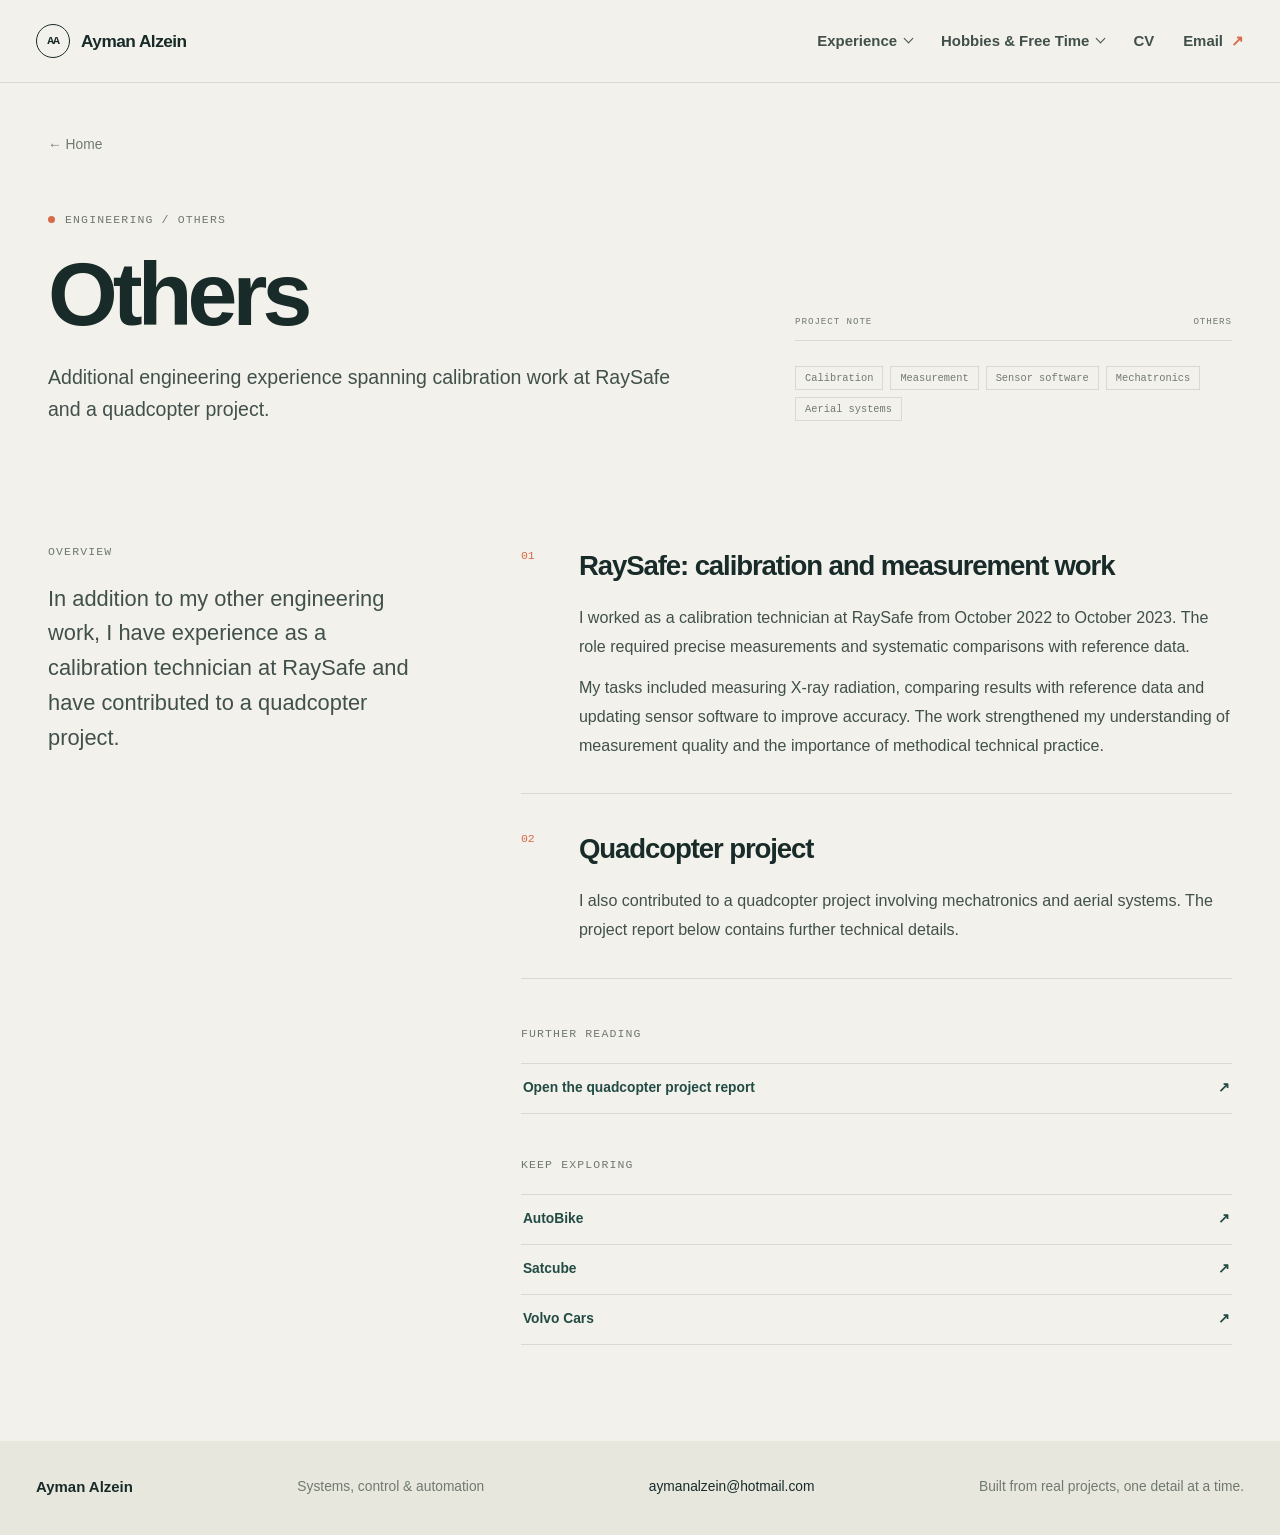
<file: pages/quadcopter.html>
<!doctype html>
<html lang="en">
  <head>
    <meta charset="utf-8">
    <meta http-equiv="refresh" content="0; url=others.html">
    <meta name="viewport" content="width=device-width, initial-scale=1">
    <meta name="theme-color" content="#f2f1eb">
    <meta name="description" content="A quadcopter project documented in Ayman Alzein's engineering portfolio.">
    <title>Quadcopter — Ayman Alzein</title>
    <link rel="icon" type="image/svg+xml" href="../favicon.svg">
    <link rel="stylesheet" href="../assets/css/site.css">
  </head>
  <body><p>This page has moved to <a href="others.html">Others</a>.</p></body>
</html>
</file>
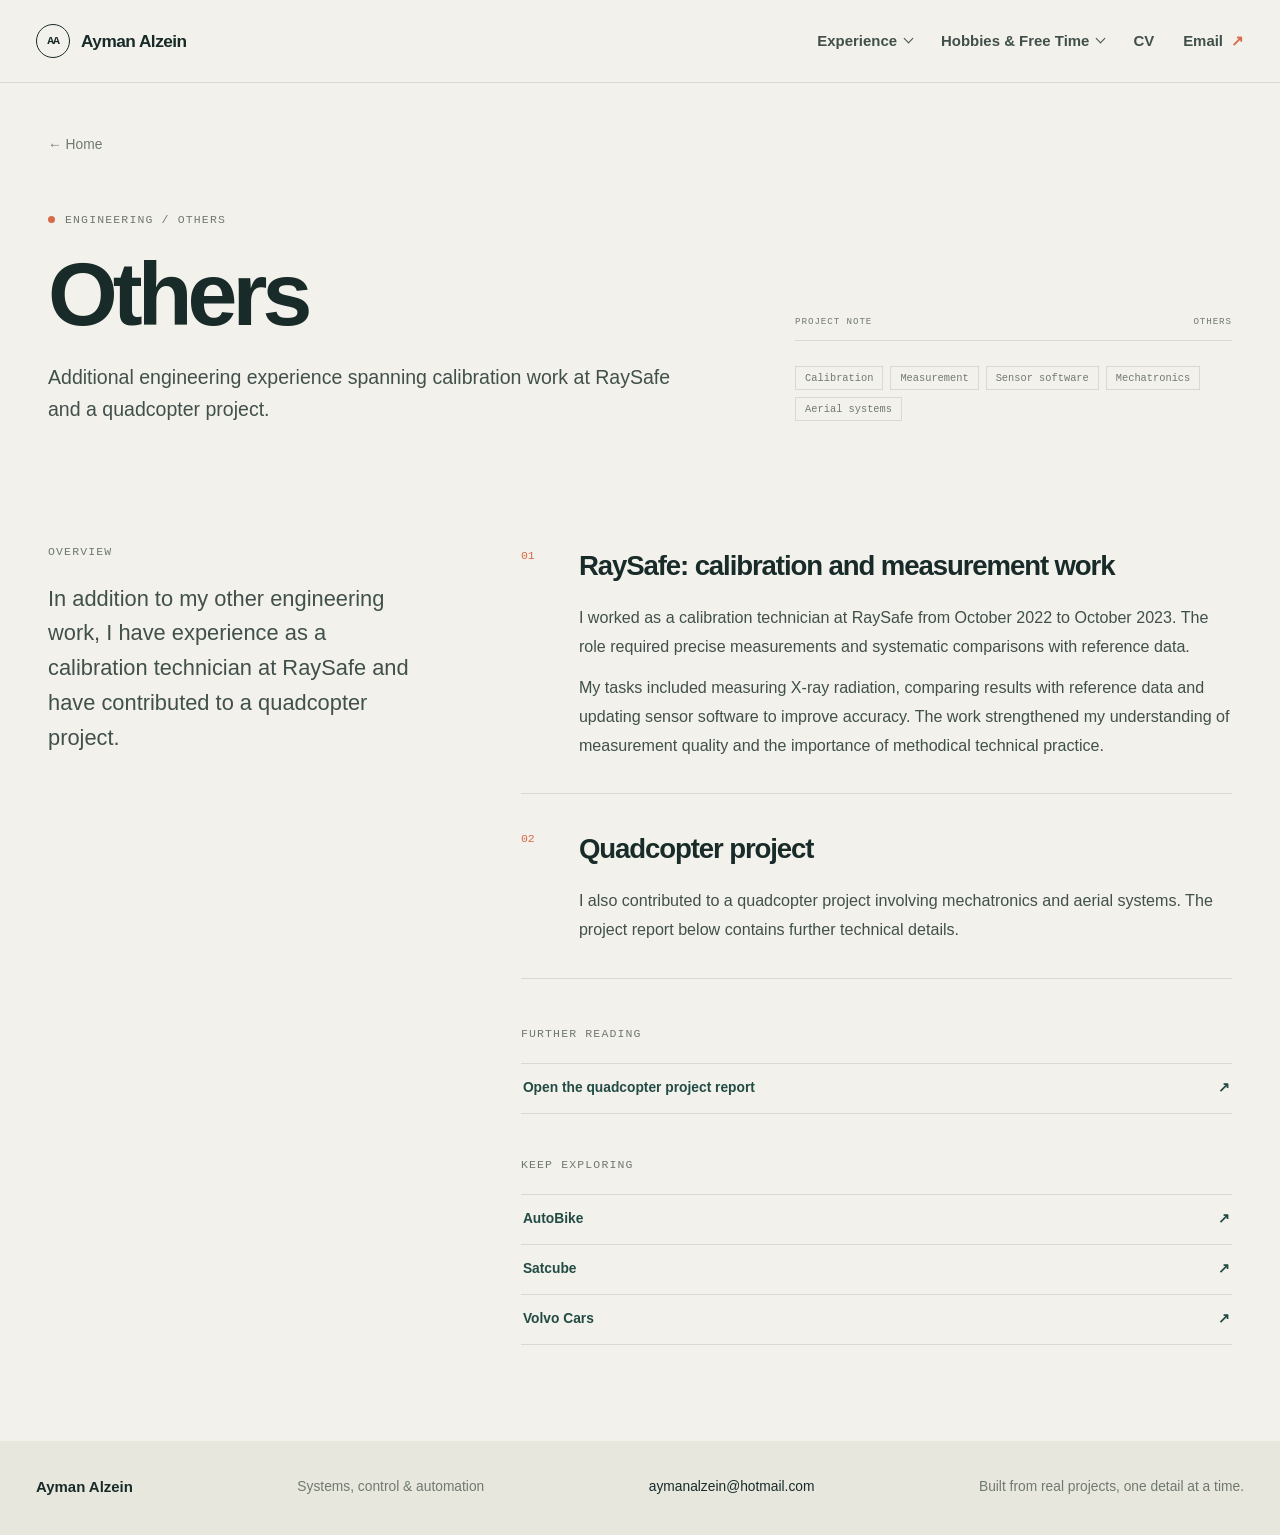
<file: pages/raysafe.html>
<!doctype html>
<html lang="en">
  <head>
    <meta charset="utf-8">
    <meta http-equiv="refresh" content="0; url=others.html">
    <meta name="viewport" content="width=device-width, initial-scale=1">
    <meta name="theme-color" content="#f2f1eb">
    <meta name="description" content="Calibration and measurement work at RaySafe.">
    <title>RaySafe — Ayman Alzein</title>
    <link rel="icon" type="image/svg+xml" href="../favicon.svg">
    <link rel="stylesheet" href="../assets/css/site.css">
  </head>
  <body><p>This page has moved to <a href="others.html">Others</a>.</p></body>
</html>
</file>
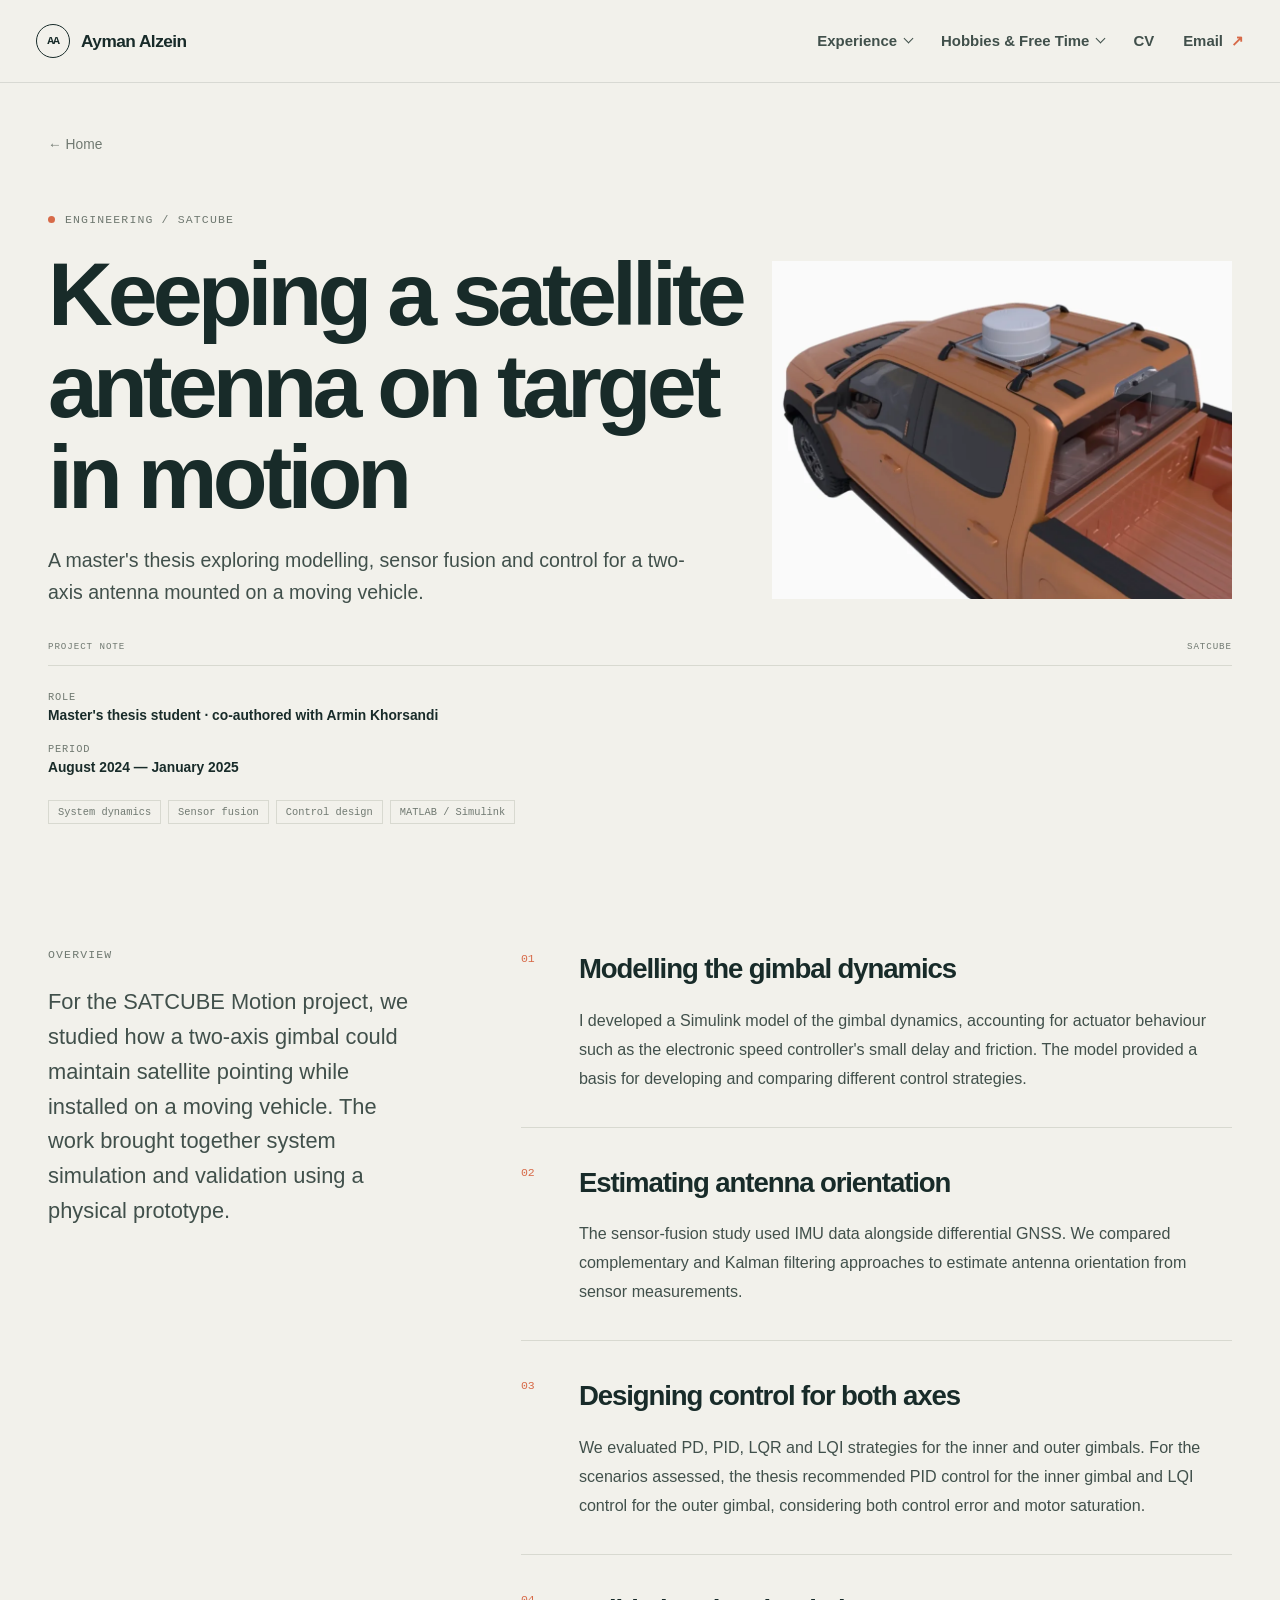
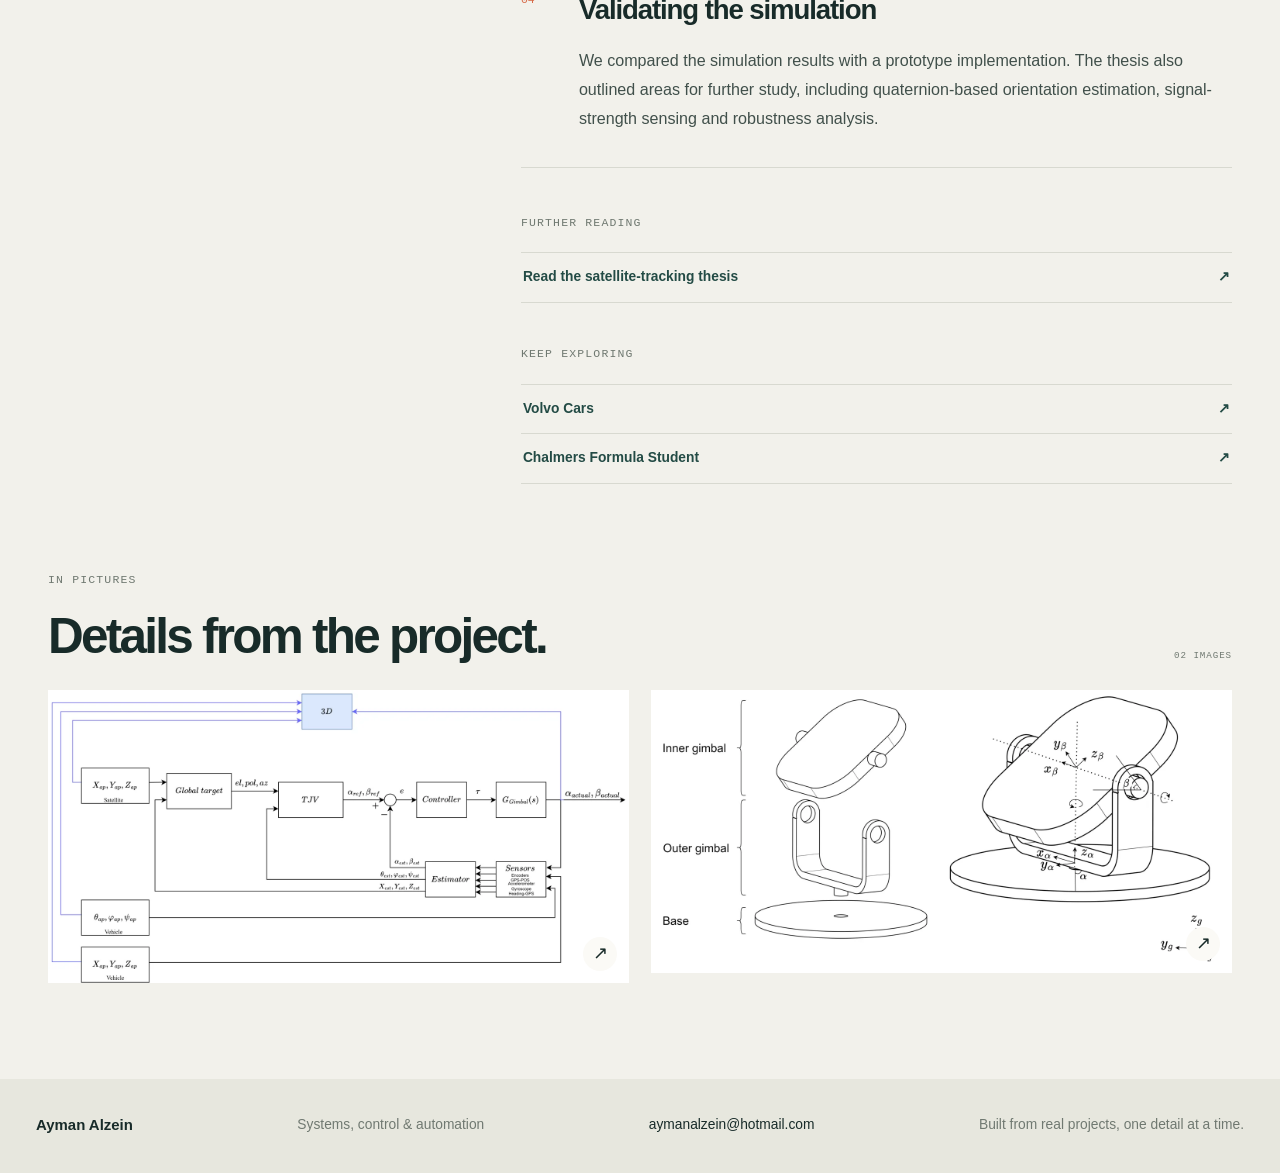
<file: pages/satcube.html>
<!doctype html>
<html lang="en">
  <head>
    <meta charset="utf-8">
    <meta name="viewport" content="width=device-width, initial-scale=1">
    <meta name="theme-color" content="#f2f1eb">
    <meta name="description" content="Master's thesis work on satellite tracking, gimbal control and sensor fusion for a vehicle-mounted antenna.">
    <title>Satcube — Ayman Alzein</title>
    <link rel="icon" type="image/svg+xml" href="../favicon.svg">
    <link rel="stylesheet" href="../assets/css/site.css">
    <script src="../assets/js/data.js" defer></script>
    <script src="../assets/js/site.js" defer></script>
  </head>
  <body><a class="skip-link" href="#main-content">Skip to content</a><div id="app" data-page="satcube"></div><noscript>This portfolio needs JavaScript enabled to display its pages and navigation.</noscript></body>
</html>
</file>
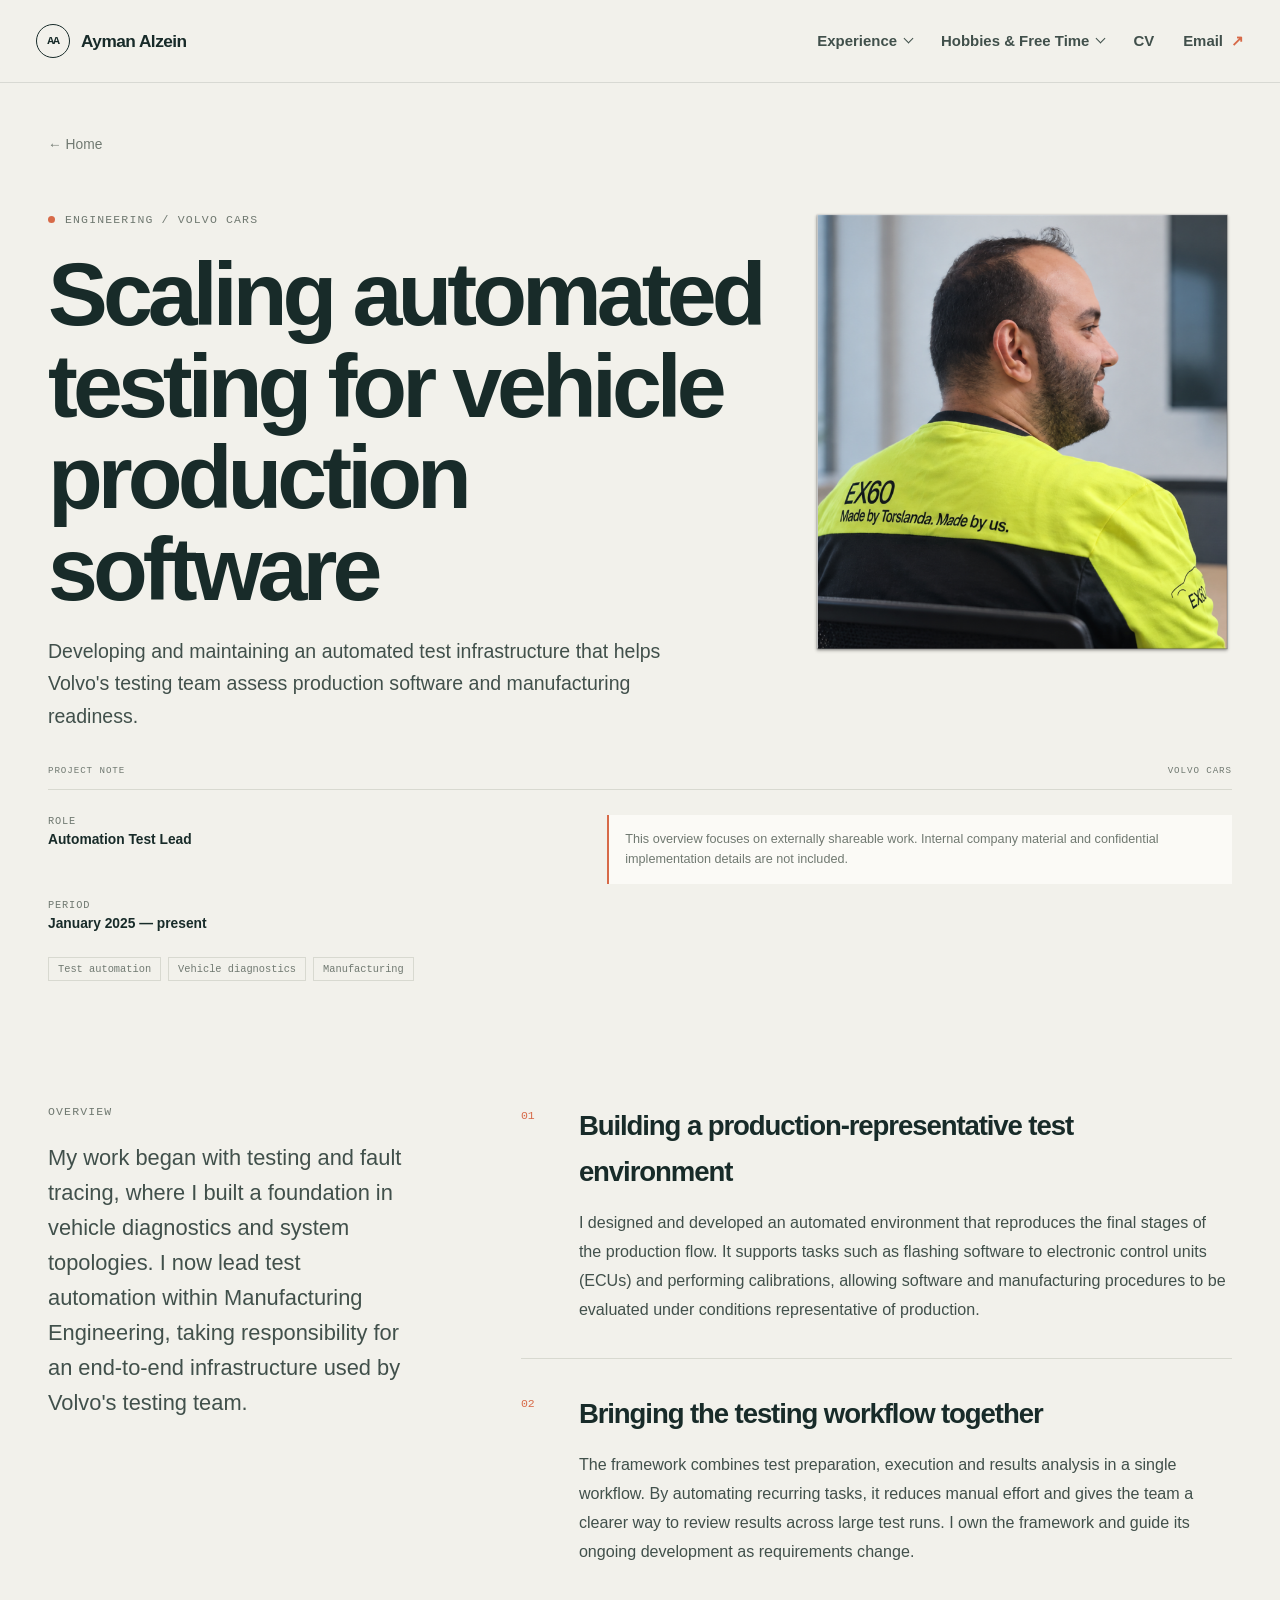
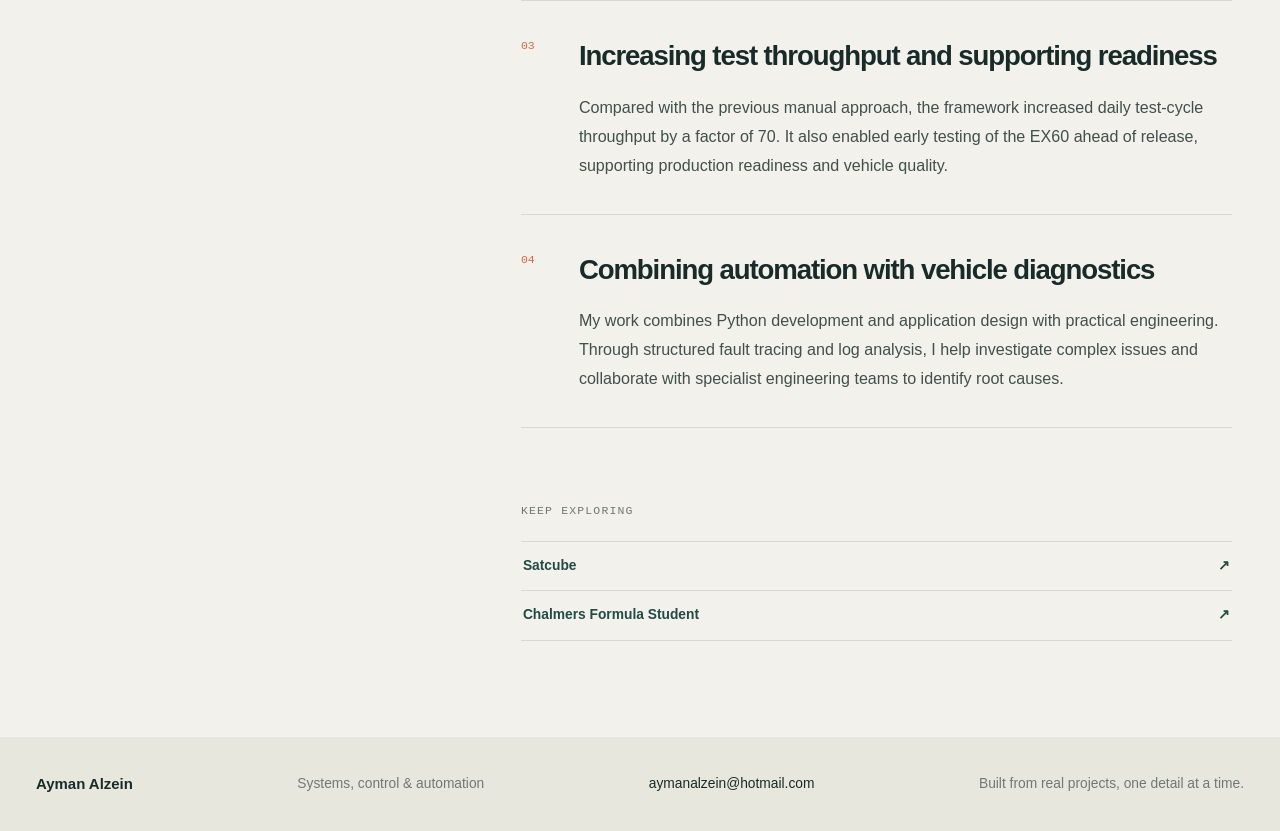
<file: pages/volvo.html>
<!doctype html>
<html lang="en">
  <head>
    <meta charset="utf-8">
    <meta name="viewport" content="width=device-width, initial-scale=1">
    <meta name="theme-color" content="#f2f1eb">
    <meta name="description" content="Ayman Alzein's work in production test automation and automotive fault tracing at Volvo Cars.">
    <title>Volvo Cars — Ayman Alzein</title>
    <link rel="icon" type="image/svg+xml" href="../favicon.svg">
    <link rel="stylesheet" href="../assets/css/site.css">
    <script src="../assets/js/data.js" defer></script>
    <script src="../assets/js/site.js" defer></script>
  </head>
  <body><a class="skip-link" href="#main-content">Skip to content</a><div id="app" data-page="volvo"></div><noscript>This portfolio needs JavaScript enabled to display its pages and navigation.</noscript></body>
</html>
</file>
<file: assets/css/site.css>
:root {
  color-scheme: light;
  --paper: #f2f1eb;
  --paper-light: #fbfaf6;
  --ink: #182b29;
  --ink-soft: #41504b;
  --muted: #707971;
  --line: #d8d9d0;
  --green: #234b45;
  --green-deep: #173a35;
  --orange: #d76a48;
  --orange-pale: #f2ddd3;
  --mono: Consolas, "Courier New", monospace;
  --sans: "Segoe UI", Arial, sans-serif;
  --display: "Segoe UI", Arial, sans-serif;
  --page-width: 1360px;
}

* { box-sizing: border-box; }
[hidden] { display: none !important; }
html { scroll-behavior: smooth; font-size: 115%; }
body {
  margin: 0;
  background: var(--paper);
  color: var(--ink);
  font-family: var(--sans);
  font-size: 1rem;
  line-height: 1.65;
  text-rendering: optimizeLegibility;
}
img { display: block; max-width: 100%; }
a { color: inherit; }
button { color: inherit; font: inherit; }
::selection { background: var(--orange-pale); color: var(--ink); }
:focus-visible { outline: 3px solid var(--orange); outline-offset: 4px; }

.skip-link {
  position: fixed;
  z-index: 50;
  top: 12px;
  left: 12px;
  padding: 10px 14px;
  transform: translateY(-160%);
  background: var(--ink);
  color: white;
}
.skip-link:focus { transform: translateY(0); }
.section-shell { width: min(var(--page-width), calc(100% - 96px)); margin-inline: auto; }

.site-header {
  position: sticky;
  top: 0;
  z-index: 20;
  border-bottom: 1px solid rgba(24, 43, 41, .12);
  background: rgba(242, 241, 235, .94);
  backdrop-filter: blur(12px);
}
.header-inner {
  display: flex;
  align-items: center;
  justify-content: space-between;
  width: min(1360px, calc(100% - 72px));
  min-height: 82px;
  margin-inline: auto;
}
.wordmark {
  display: inline-flex;
  align-items: center;
  gap: 11px;
  font-family: var(--display);
  font-size: 0.9375rem;
  font-weight: 800;
  letter-spacing: -.03em;
  text-decoration: none;
}
.wordmark-mark {
  display: grid;
  width: 34px;
  height: 34px;
  place-items: center;
  border: 1px solid var(--ink);
  border-radius: 50%;
  font-family: var(--mono);
  font-size: 0.625rem;
  letter-spacing: -.1em;
}
.primary-navigation { display: flex; align-items: center; gap: 29px; }
.nav-link, .nav-trigger {
  position: relative;
  display: inline-flex;
  align-items: center;
  gap: 8px;
  border: 0;
  padding: 13px 0;
  background: none;
  color: var(--ink-soft);
  font-size: 0.8125rem;
  font-weight: 600;
  text-decoration: none;
  cursor: pointer;
}
.nav-link:hover, .nav-trigger:hover, .nav-link.active { color: var(--ink); }
.nav-link::after, .nav-trigger::after {
  position: absolute;
  right: 0;
  bottom: 6px;
  left: 0;
  height: 1px;
  transform: scaleX(0);
  transform-origin: left;
  background: var(--orange);
  content: "";
  transition: transform .2s ease;
}
.nav-link:hover::after, .nav-trigger:hover::after, .nav-link.active::after { transform: scaleX(1); }
.nav-dropdown { position: relative; }
.chevron {
  width: 7px;
  height: 7px;
  transform: translateY(-2px) rotate(45deg);
  border-right: 1px solid currentColor;
  border-bottom: 1px solid currentColor;
  transition: transform .2s ease;
}
.nav-trigger[aria-expanded="true"] .chevron { transform: translateY(2px) rotate(225deg); }
.dropdown-panel {
  position: absolute;
  top: calc(100% + 4px);
  left: -18px;
  display: grid;
  min-width: 228px;
  gap: 1px;
  padding: 9px;
  border: 1px solid var(--line);
  background: var(--paper-light);
  box-shadow: 0 15px 35px rgba(24, 43, 41, .12);
}
.nav-dropdown:hover .dropdown-panel:not([hidden]), .nav-dropdown:focus-within .dropdown-panel:not([hidden]), .nav-dropdown.open .dropdown-panel { display: grid; }
.dropdown-link {
  display: block;
  padding: 9px 11px;
  color: var(--ink-soft);
  font-size: 0.8125rem;
  text-decoration: none;
  transition: color .15s ease, background .15s ease;
}
.dropdown-link:hover, .dropdown-link:focus-visible { background: var(--paper); color: var(--ink); }
.dropdown-group { display: grid; border-top: 1px solid var(--line); margin-top: 5px; padding-top: 8px; }
.dropdown-heading { padding: 4px 11px; color: var(--muted); font: 0.625rem var(--mono); letter-spacing: .12em; text-transform: uppercase; }
.email-trigger span { color: var(--orange); }
.email-panel {
  position: absolute;
  top: calc(100% + 14px);
  right: max(30px, calc((100vw - 1360px) / 2));
  display: grid;
  width: min(310px, calc(100vw - 36px));
  gap: 7px;
  padding: 22px;
  border: 1px solid var(--line);
  background: var(--paper-light);
  box-shadow: 0 15px 35px rgba(24, 43, 41, .12);
}
.email-address { font-size: 0.875rem; font-weight: 700; text-decoration: none; overflow-wrap: anywhere; }
.email-compose { color: var(--green); font-size: 0.8125rem; font-weight: 600; text-decoration-thickness: 1px; text-underline-offset: 4px; }
.copy-status { margin: 4px 0 0; color: var(--muted); font-size: 0.75rem; line-height: 1.5; }
.mobile-menu-button { display: none; }

.eyebrow, .section-marker, .side-index, .hero-meta, .hero-index, .gallery-count, .footer-note {
  font-family: var(--mono);
  font-size: 0.625rem;
  letter-spacing: .1em;
  line-height: 1.6;
  text-transform: uppercase;
}
.eyebrow { display: flex; align-items: center; gap: 10px; margin: 0 0 20px; color: var(--muted); }
.status-dot { width: 7px; height: 7px; border-radius: 50%; background: var(--orange); }
.hero { position: relative; display: grid; min-height: 665px; grid-template-columns: 1.13fr .87fr; align-items: center; padding-top: 70px; padding-bottom: 104px; }
.hero-copy { position: relative; z-index: 2; max-width: 660px; padding-block: 46px; }
h1, h2, h3, p { margin-top: 0; }
h1, h2, h3 { font-family: var(--display); letter-spacing: -.055em; }
.hero h1 { max-width: 680px; margin-bottom: 24px; font-size: clamp(3.25rem, 8.05vw, 5.6875rem); font-weight: 600; line-height: .99; }
.hero h1 em { color: var(--orange); font-style: normal; }
.hero-lede { max-width: 515px; margin-bottom: 31px; color: var(--ink-soft); font-size: 1.0625rem; line-height: 1.75; }
.hero-actions { display: flex; align-items: center; flex-wrap: wrap; gap: 25px; }
.button {
  display: inline-flex;
  min-height: 48px;
  align-items: center;
  justify-content: center;
  gap: 18px;
  padding: 0 18px;
  font-size: 0.75rem;
  font-weight: 700;
  text-decoration: none;
  transition: transform .2s ease, background .2s ease;
}
.button:hover { transform: translateY(-2px); }
.button-dark { background: var(--ink); color: var(--paper-light); }
.button-dark:hover { background: var(--green); }
.button-accent { background: var(--orange); color: #fff; }
.button-accent:hover { background: #bd5738; }
.text-link { display: inline-flex; align-items: center; gap: 10px; color: var(--green); font-size: 0.75rem; font-weight: 700; text-decoration: none; }
.text-link:hover { text-decoration: underline; text-decoration-color: var(--orange); text-underline-offset: 5px; }
.hero-meta { display: grid; gap: 7px; margin-top: 48px; color: var(--muted); font-size: 0.75rem; }
.hero-visual { position: relative; width: min(100%, 490px); justify-self: end; padding: 30px 26px 48px; }
.hero-visual::before { position: absolute; inset: 0 0 58px 58px; border: 1px solid var(--line); content: ""; }
.hero-photo { position: relative; overflow: hidden; aspect-ratio: 4 / 5; background: #d5d5ca; }
.hero-photo img { width: 100%; height: 100%; object-fit: cover; object-position: 50% 45%; }
.hero-index { position: absolute; right: 26px; bottom: 0; left: 26px; display: flex; justify-content: center; padding-top: 15px; border-top: 1px solid var(--line); color: var(--muted); font-size: 0.75rem; text-align: center; }
.hero-stamp {
  position: absolute;
  right: -21px;
  bottom: 98px;
  display: grid;
  width: 85px;
  height: 85px;
  align-content: center;
  justify-items: center;
  transform: rotate(8deg);
  border-radius: 50%;
  background: var(--orange);
  color: white;
  font: 0.6875rem/1.3 var(--mono);
  letter-spacing: .09em;
}
.hero-bottom { position: absolute; right: 0; bottom: 25px; left: 0; display: flex; justify-content: space-between; border-top: 1px solid var(--line); padding-top: 13px; color: var(--muted); font: 0.5625rem var(--mono); letter-spacing: .1em; text-transform: uppercase; }

.about-section { padding-top: 99px; padding-bottom: 104px; border-top: 1px solid var(--line); }
.section-marker { display: flex; gap: 16px; align-items: center; color: var(--muted); }
.section-marker span:first-child { color: var(--orange); }
.about-content { display: grid; grid-template-columns: 1fr 1fr; gap: 9%; margin-top: 48px; }
.about-content h2, .section-heading h2, .beyond-content h2, .contact-content h2 { margin: 0; font-size: clamp(2.3125rem, 5.75vw, 3.6875rem); font-weight: 600; line-height: 1.1; }
.about-copy { max-width: 540px; padding-top: 5px; color: var(--ink-soft); font-size: 0.9375rem; }
.about-copy p { margin-bottom: 20px; }
.about-copy .text-link { margin-top: 6px; }
.skill-strip { display: flex; flex-wrap: wrap; gap: 0; margin-top: 53px; border-block: 1px solid var(--line); }
.skill-strip span { padding: 14px 20px 14px 0; margin-right: 22px; color: var(--muted); font: 0.625rem var(--mono); letter-spacing: .05em; text-transform: uppercase; }

.projects-section { padding-top: 14px; padding-bottom: 114px; }
.section-heading { display: flex; align-items: end; justify-content: space-between; gap: 25px; margin-bottom: 36px; }
.section-heading .section-marker { margin-bottom: 29px; }
.section-heading h2 { font-size: clamp(2.25rem, 5.75vw, 3.5625rem); }
.section-heading > .text-link { margin-bottom: 9px; }
.project-grid { display: grid; grid-template-columns: repeat(2, minmax(0, 1fr)); gap: 24px; }
.project-card { display: block; border: 1px solid var(--line); background: var(--paper-light); text-decoration: none; transition: transform .25s ease, box-shadow .25s ease; }
.project-card:hover { transform: translateY(-4px); box-shadow: 0 16px 30px rgba(24, 43, 41, .09); }
.project-card-image { position: relative; overflow: hidden; aspect-ratio: 1.72 / 1; background: #e4e5dd; }
.project-card-image img { width: 100%; height: 100%; object-fit: cover; transition: transform .5s ease; }
.project-card:hover .project-card-image img { transform: scale(1.035); }
.card-arrow { position: absolute; right: 14px; bottom: 14px; display: grid; width: 36px; height: 36px; place-items: center; border-radius: 50%; background: var(--paper-light); font-size: 1rem; }
.project-card-copy { padding: 23px 25px 25px; }
.project-card-copy .eyebrow { margin-bottom: 12px; }
.project-card-copy h3 { max-width: 470px; margin-bottom: 9px; font-size: 1.5rem; font-weight: 700; line-height: 1.25; }
.project-card-copy p { max-width: 490px; margin-bottom: 0; color: var(--muted); font-size: 0.8125rem; line-height: 1.6; }
.card-placeholder { display: grid; width: 100%; height: 100%; place-items: center; background: var(--green); color: rgba(255,255,255,.82); }
.card-placeholder span { font: 0.6875rem var(--mono); }
.card-placeholder i { position: absolute; width: 65%; height: 1px; transform: rotate(-26deg); background: rgba(255,255,255,.3); }

.beyond-section { background: var(--green-deep); color: var(--paper-light); }
.beyond-inner { padding-block: 93px 101px; }
.beyond-section .section-marker { color: rgba(255,255,255,.55); }
.beyond-content { display: grid; grid-template-columns: 1fr .8fr; gap: 12%; margin-top: 54px; }
.beyond-content .eyebrow { color: #aab8ad; }
.beyond-content h2 { font-size: clamp(2.625rem, 6.325vw, 4.125rem); }
.beyond-intro { max-width: 500px; margin-top: 21px; color: #c7d0c7; font-size: 0.875rem; }
.personal-list { align-self: center; border-top: 1px solid rgba(255,255,255,.24); }
.personal-link { display: flex; justify-content: space-between; gap: 20px; padding: 16px 2px; border-bottom: 1px solid rgba(255,255,255,.24); color: #f3f0e5; font-size: 0.875rem; text-decoration: none; transition: color .2s, padding .2s; }
.personal-link:hover { padding-inline: 7px; color: #f1a387; }
.personal-link span:last-child { color: #f1a387; }

.contact-section { padding-block: 96px 105px; }
.contact-content { display: flex; align-items: end; justify-content: space-between; gap: 30px; margin-top: 44px; }
.contact-content h2 { font-size: clamp(2.5rem, 5.75vw, 3.875rem); }
.contact-actions { display: flex; align-items: center; flex-wrap: wrap; gap: 22px; padding-bottom: 8px; }
.site-footer { background: #e7e7de; }
.footer-inner { display: flex; width: min(1360px, calc(100% - 72px)); min-height: 94px; align-items: center; justify-content: space-between; gap: 18px; margin-inline: auto; }
.footer-inner p { margin: 0; color: var(--muted); font-size: 0.75rem; }
.footer-inner > a:not(.footer-name) { font-size: 0.75rem; text-decoration: none; }
.footer-name { font-family: var(--display); font-size: 0.8125rem; font-weight: 800; text-decoration: none; }
.footer-note { color: var(--muted); font-family: var(--sans); font-size: 0.75rem; letter-spacing: normal; line-height: 1.5; text-transform: none; }

.article-page { padding-bottom: 96px; }
.article-intro { padding-top: 45px; padding-bottom: 50px; }
.back-link { display: inline-flex; margin-bottom: 54px; color: var(--muted); font-size: 0.75rem; text-decoration: none; }
.back-link:hover { color: var(--ink); }
.article-intro-grid { display: grid; grid-template-columns: 1.18fr .82fr; gap: 10%; align-items: end; }
.article-intro-grid.has-inline-image { grid-template-columns: minmax(0, 1fr) auto; gap: 24px; align-items: start; }
.article-inline-image { display: block; width: min(420px, 40vw); height: auto; }
.article-inline-image-small { width: min(250px, 24vw); }
.article-inline-image-satcube { width: min(460px, 44vw); margin-top: 50px; }
.article-intro-grid.has-inline-image + .article-side { margin-top: 32px; }
.article-intro h1 { max-width: 780px; margin-bottom: 20px; font-size: clamp(2.8125rem, 7.36vw, 4.875rem); font-weight: 600; line-height: 1.02; }
.article-deck { max-width: 640px; margin: 0; color: var(--ink-soft); font-size: 1.0625rem; }
.article-side { padding-bottom: 4px; }
.side-index { display: flex; justify-content: space-between; gap: 15px; margin-bottom: 25px; padding-bottom: 10px; border-bottom: 1px solid var(--line); color: var(--muted); font-size: 0.5rem; }
.article-facts { display: grid; gap: 15px; margin-bottom: 21px; }
.article-facts div { display: grid; gap: 2px; }
.article-facts .article-role-fact { grid-template-columns: minmax(0, 1fr) minmax(0, 1.15fr); gap: 16px; align-items: start; }
.article-role-fact .article-role-note { grid-column: auto; grid-row: auto; margin: 0; }
.article-facts span { color: var(--muted); font: 0.5625rem var(--mono); letter-spacing: .08em; text-transform: uppercase; }
.article-facts strong { font-size: 0.75rem; font-weight: 600; }
.tag-list { display: flex; flex-wrap: wrap; gap: 7px; margin: 0; padding: 0; list-style: none; }
.tag-list li { padding: 5px 9px; border: 1px solid var(--line); color: var(--muted); font: 0.5625rem var(--mono); }
.article-hero-image { width: min(var(--page-width), calc(100% - 96px)); margin: 0 auto; }
.article-hero-image img { width: 100%; height: auto; object-fit: contain; }
.article-hero-image figcaption { width: min(var(--page-width), calc(100% - 96px)); margin: auto; padding-block: 9px 14px; color: var(--muted); font: 0.5625rem var(--mono); }
.article-content { display: grid; grid-template-columns: .68fr 1.32fr; gap: 0 9%; padding-top: 68px; }
.article-lede { grid-column: 1; grid-row: 1 / span 2; }
.article-lede > p:last-child { color: var(--ink-soft); font-family: var(--display); font-size: 1.1875rem; font-weight: 500; line-height: 1.6; }
.article-body { grid-column: 2; }
.article-section { display: grid; grid-template-columns: 40px 1fr; gap: 18px; padding-block: 0 34px; margin-bottom: 32px; border-bottom: 1px solid var(--line); }
.section-number { padding-top: 6px; color: var(--orange); font: 0.625rem var(--mono); }
.article-section h2 { margin: 0 0 14px; font-size: 1.5rem; font-weight: 700; letter-spacing: -.04em; }
.article-section p { margin-bottom: 12px; color: var(--ink-soft); font-size: 0.875rem; line-height: 1.8; }
.article-section p:last-child { margin-bottom: 0; }
.detail-list { padding-left: 20px; color: var(--ink-soft); font-size: 0.875rem; }
.detail-list li { padding-block: 3px; }
.editorial-note { grid-column: 1; grid-row: 3; align-self: start; margin-top: 15px; padding: 14px 16px; border-left: 2px solid var(--orange); background: var(--paper-light); color: var(--muted); font-size: 0.6875rem; }
.resource-section, .related-section { grid-column: 2; margin-top: 14px; }
.resource-list, .related-links { border-top: 1px solid var(--line); }
.resource-link, .related-links a { display: flex; justify-content: space-between; gap: 20px; padding: 13px 2px; border-bottom: 1px solid var(--line); color: var(--green); font-size: 0.75rem; font-weight: 600; text-decoration: none; }
.resource-link:hover, .related-links a:hover { color: var(--orange); }
.related-section { margin-top: 42px; }
.gallery-section { padding-top: 87px; }
.gallery-section .section-heading { align-items: end; margin-bottom: 26px; }
.gallery-section .section-heading h2 { font-size: clamp(1.875rem, 4.6vw, 2.6875rem); }
.gallery-count { color: var(--muted); font-size: 0.5rem; }
.gallery-grid { display: grid; grid-template-columns: repeat(3, minmax(0, 1fr)); gap: 22px; }
.gallery-item { min-width: 0; margin: 0; }
.gallery-featured { grid-column: span 2; grid-row: span 2; }
.gallery-section.gallery-full-feature .gallery-featured { grid-column: 1 / -1; grid-row: auto; }
.gallery-section.gallery-full-feature .gallery-featured .gallery-open { height: auto; min-height: 0; }
.gallery-section.gallery-full-feature .gallery-featured .gallery-open img { display: block; width: 100%; height: auto; min-height: 0; max-height: none; aspect-ratio: auto; object-fit: contain; }
.gallery-open { position: relative; display: block; width: 100%; height: 100%; min-height: 160px; overflow: hidden; border: 0; padding: 0; background: #e1e3dc; cursor: zoom-in; }
.gallery-open img { width: 100%; height: 100%; min-height: 160px; max-height: 440px; object-fit: cover; transition: transform .4s ease; }
.gallery-item:not(.gallery-featured) .gallery-open img { aspect-ratio: 1.35 / 1; }
.gallery-featured .gallery-open img { min-height: 360px; max-height: 515px; }
.gallery-open:hover img { transform: scale(1.025); }
.gallery-section.gallery-natural .gallery-grid { grid-template-columns: repeat(2, minmax(0, 1fr)); }
.gallery-section.gallery-natural .gallery-featured { grid-column: auto; grid-row: auto; }
.gallery-section.gallery-natural .gallery-open { height: auto; min-height: 0; }
.gallery-section.gallery-natural .gallery-open img { display: block; width: 100%; height: auto; min-height: 0; max-height: none; aspect-ratio: auto; object-fit: contain; }
.gallery-section.gallery-natural .gallery-open:hover img { transform: none; }
.gallery-section.gallery-wide .gallery-grid { grid-template-columns: 1fr; }
.gallery-section.gallery-wide .gallery-featured { grid-column: auto; grid-row: auto; }
.gallery-section.gallery-wide .gallery-open { height: auto; min-height: 0; }
.gallery-section.gallery-wide .gallery-open img { display: block; width: 100%; height: auto; min-height: 0; max-height: none; aspect-ratio: auto; object-fit: contain; }
.gallery-section.gallery-wide .gallery-open:hover img { transform: none; }
.gallery-zoom { position: absolute; right: 12px; bottom: 12px; display: grid; width: 34px; height: 34px; place-items: center; border-radius: 50%; background: var(--paper-light); }
.gallery-item figcaption { padding-top: 8px; color: var(--muted); font-size: 0.6875rem; }
.lightbox { position: fixed; width: min(1100px, calc(100vw - 30px)); max-width: none; max-height: calc(100vh - 30px); border: 1px solid rgba(255,255,255,.2); padding: 54px 60px 28px; background: #142321; color: white; }
.lightbox::backdrop { background: rgba(9, 19, 18, .88); backdrop-filter: blur(3px); }
.lightbox figure { display: grid; justify-items: center; gap: 12px; margin: 0; }
.lightbox-image { max-width: 100%; max-height: calc(100vh - 150px); object-fit: contain; }
.lightbox-caption { color: rgba(255,255,255,.7); font-size: 0.75rem; }
.lightbox-close, .lightbox-step { position: absolute; z-index: 1; display: flex; align-items: center; justify-content: center; border: 1px solid rgba(255,255,255,.3); background: rgba(20,35,33,.75); color: white; cursor: pointer; }
.lightbox-close { top: 12px; right: 12px; gap: 9px; padding: 7px 11px; font-size: 0.75rem; }
.lightbox-close span { font-size: 1.1875rem; line-height: 1; }
.lightbox-step { top: 50%; width: 40px; height: 40px; border-radius: 50%; font-size: 1.25rem; }
.lightbox-previous { left: 12px; }
.lightbox-next { right: 12px; }

.cv-page { min-height: 76vh; padding-top: 45px; padding-bottom: 90px; }
.cv-heading { max-width: 750px; }
.cv-heading .back-link { margin-bottom: 44px; }
.cv-heading h1 { margin-bottom: 15px; font-size: clamp(2.8125rem, 6.9vw, 4.25rem); line-height: 1.05; }
.cv-heading > p:not(.eyebrow) { max-width: 570px; color: var(--ink-soft); }
.pdf-frame { height: min(95vh, 1400px); min-height: 900px; margin-top: 44px; border: 1px solid var(--line); background: #deded8; }
.pdf-frame iframe { width: 100%; height: 100%; border: 0; }
.pdf-fallback { margin-top: 12px; color: var(--muted); font-size: 0.75rem; }
.pdf-fallback a { color: var(--green); }
.cv-missing-note { max-width: 760px; margin-top: 55px; padding: 30px; border: 1px solid var(--line); background: var(--paper-light); }
.cv-missing-note .eyebrow { margin-bottom: 12px; }
.cv-missing-note h2 { margin: 0 0 9px; font-size: 1.5rem; }
.cv-missing-note p:last-child { margin: 0; color: var(--muted); font-size: 0.8125rem; }
.cv-missing-note code { padding: 2px 5px; background: var(--paper); font: 0.6875rem var(--mono); overflow-wrap: anywhere; }
.not-found { min-height: 65vh; padding-block: 100px; }
.not-found h1 { font-size: clamp(2.625rem, 6.9vw, 4.375rem); }

@media (min-width: 1450px) {
  .hero { min-height: 730px; }
}
@media (max-width: 950px) {
  .section-shell { width: min(var(--page-width), calc(100% - 56px)); }
  .header-inner { width: calc(100% - 48px); min-height: 74px; }
  .primary-navigation { gap: 18px; }
  .nav-link, .nav-trigger { font-size: 0.75rem; }
  .hero { min-height: 600px; grid-template-columns: 1.1fr .9fr; }
  .hero-visual { padding-right: 12px; }
  .hero-stamp { right: -7px; }
  .article-content { grid-template-columns: .52fr 1.48fr; gap: 0 6%; }
  .article-facts .article-role-fact { grid-template-columns: 1fr; gap: 9px; }
  .article-hero-image { width: min(var(--page-width), calc(100% - 56px)); }
  .article-hero-image figcaption { width: calc(100% - 56px); }
  .footer-inner { width: calc(100% - 48px); }
}
@media (max-width: 720px) {
  body { font-size: 0.9375rem; }
  .section-shell { width: calc(100% - 40px); }
  .header-inner { width: calc(100% - 36px); min-height: 69px; }
  .wordmark { font-size: 0.875rem; }
  .mobile-menu-button { display: inline-flex; align-items: center; gap: 9px; border: 0; padding: 9px 0 9px 10px; background: none; font-size: 0.75rem; font-weight: 700; cursor: pointer; }
  .menu-icon, .menu-icon::before, .menu-icon::after { display: block; width: 18px; height: 1px; background: var(--ink); }
  .menu-icon { position: relative; }
  .menu-icon::before, .menu-icon::after { position: absolute; left: 0; content: ""; transition: transform .2s; }
  .menu-icon::before { top: -6px; }
  .menu-icon::after { top: 6px; }
  .mobile-menu-button[aria-expanded="true"] .menu-icon { background: transparent; }
  .mobile-menu-button[aria-expanded="true"] .menu-icon::before { top: 0; transform: rotate(45deg); }
  .mobile-menu-button[aria-expanded="true"] .menu-icon::after { top: 0; transform: rotate(-45deg); }
  .primary-navigation { position: absolute; top: 100%; right: 0; left: 0; display: none; align-items: stretch; gap: 0; padding: 7px 20px 20px; border-bottom: 1px solid var(--line); background: var(--paper); box-shadow: 0 16px 24px rgba(24,43,41,.09); }
  .primary-navigation.mobile-open { display: flex; flex-direction: column; }
  .nav-dropdown { border-bottom: 1px solid var(--line); }
  .nav-link, .nav-trigger { width: 100%; justify-content: space-between; padding: 14px 2px; font-size: 0.875rem; text-align: left; }
  .nav-link::after, .nav-trigger::after { display: none; }
  .dropdown-panel { position: static; min-width: 0; gap: 0; padding: 0 0 9px 12px; border: 0; background: transparent; box-shadow: none; }
  .dropdown-link { padding: 10px 9px; font-size: 0.8125rem; }
  .dropdown-group { margin-top: 0; }
  .email-panel { position: static; width: 100%; margin-block: 0 10px; box-shadow: none; }
  .hero { min-height: 0; grid-template-columns: 1fr; padding-top: 44px; padding-bottom: 88px; }
  .hero-copy { padding-block: 22px 18px; }
  .hero h1 { max-width: 540px; font-size: clamp(3rem, 13.8vw, 4.375rem); }
  .hero-lede { max-width: 540px; font-size: 0.9375rem; }
  .hero-meta { margin-top: 29px; }
  .hero-visual { width: min(100%, 480px); justify-self: center; padding: 20px 22px 38px; }
  .hero-visual::before { inset: 0 0 48px 42px; }
  .hero-photo { aspect-ratio: 1.1 / 1; }
  .hero-photo img { object-position: center 39%; }
  .hero-index { right: 22px; left: 22px; padding-top: 10px; }
  .hero-stamp { right: 5px; bottom: 75px; width: 70px; height: 70px; font-size: 0.5625rem; }
  .hero-bottom { bottom: 20px; gap: 10px; font-size: 0.4375rem; }
  .hero-bottom span:nth-child(2) { display: none; }
  .about-section { padding-block: 67px; }
  .about-content { grid-template-columns: 1fr; gap: 23px; margin-top: 34px; }
  .about-content h2, .section-heading h2, .beyond-content h2, .contact-content h2 { font-size: clamp(2.3125rem, 11.5vw, 3.25rem); }
  .about-copy { font-size: 0.875rem; }
  .skill-strip { margin-top: 31px; }
  .skill-strip span { padding: 10px 10px 10px 0; margin-right: 9px; font-size: 0.5rem; }
  .projects-section { padding-bottom: 72px; }
  .section-heading { align-items: start; flex-direction: column; margin-bottom: 25px; }
  .section-heading .section-marker { margin-bottom: 22px; }
  .section-heading > .text-link { margin: 0; }
  .project-grid { grid-template-columns: 1fr; gap: 16px; }
  .project-card-image { aspect-ratio: 1.55 / 1; }
  .project-card-copy { padding: 18px; }
  .project-card-copy h3 { font-size: 1.3125rem; }
  .beyond-inner { padding-block: 66px 73px; }
  .beyond-content { grid-template-columns: 1fr; gap: 28px; margin-top: 34px; }
  .beyond-intro { font-size: 0.8125rem; }
  .personal-link { padding-block: 14px; font-size: 0.8125rem; }
  .contact-section { padding-block: 69px 77px; }
  .contact-content { align-items: start; flex-direction: column; gap: 25px; margin-top: 33px; }
  .contact-actions { gap: 18px; }
  .footer-inner { width: calc(100% - 40px); min-height: 0; flex-wrap: wrap; justify-content: flex-start; gap: 8px 17px; padding-block: 22px; }
  .footer-inner p { width: calc(100% - 120px); }
  .footer-inner > a:not(.footer-name) { width: 100%; }
  .footer-note { width: 100%; }
  .article-page { padding-bottom: 66px; }
  .article-intro { padding-top: 28px; padding-bottom: 30px; }
  .back-link { margin-bottom: 37px; }
  .article-intro-grid { grid-template-columns: 1fr; gap: 29px; }
  .article-intro-grid.has-inline-image { grid-template-columns: 1fr; gap: 24px; }
  .article-inline-image { width: auto; max-width: 100%; }
  .article-inline-image-small { width: min(220px, 65vw); }
  .article-inline-image-satcube { margin-top: 50px; }
  .article-intro-grid.has-inline-image + .article-side { margin-top: 24px; }
  .article-intro h1 { font-size: clamp(2.625rem, 12.65vw, 3.8125rem); }
  .article-deck { font-size: 0.9375rem; }
  .article-side { padding-top: 7px; }
  .article-hero-image { width: calc(100% - 40px); }
  .article-hero-image figcaption { width: calc(100% - 40px); }
  .article-content { grid-template-columns: 1fr; gap: 0; padding-top: 42px; }
  .article-lede { grid-column: 1; grid-row: auto; }
  .article-lede > p:last-child { font-size: 1.0625rem; }
  .article-body { grid-column: 1; }
  .article-section { grid-template-columns: 28px 1fr; gap: 10px; padding-bottom: 25px; margin-bottom: 25px; }
  .article-section h2 { font-size: 1.3125rem; }
  .article-section p { font-size: 0.8125rem; }
  .editorial-note { grid-column: 1; grid-row: auto; margin-block: 0 22px; }
  .resource-section, .related-section { grid-column: 1; }
  .gallery-section { padding-top: 56px; }
  .gallery-grid { grid-template-columns: repeat(2, minmax(0, 1fr)); gap: 15px 11px; }
  .gallery-featured { grid-column: span 2; grid-row: auto; }
  .gallery-featured .gallery-open img { min-height: 0; aspect-ratio: 1.45 / 1; }
  .gallery-open, .gallery-open img { min-height: 0; }
  .gallery-item:not(.gallery-featured) .gallery-open img { aspect-ratio: 1.05 / 1; }
  .gallery-item figcaption { font-size: 0.625rem; }
  .lightbox { padding: 51px 42px 24px; }
  .lightbox-step { width: 34px; height: 34px; }
  .lightbox-previous { left: 5px; }
  .lightbox-next { right: 5px; }
  .cv-page { padding-top: 29px; padding-bottom: 65px; }
  .cv-heading .back-link { margin-bottom: 36px; }
  .cv-heading h1 { font-size: clamp(2.625rem, 11.5vw, 3.625rem); }
  .pdf-frame { min-height: 850px; height: 90vh; margin-top: 33px; }
}
@media (prefers-reduced-motion: reduce) {
  *, *::before, *::after { scroll-behavior: auto !important; transition-duration: .01ms !important; animation-duration: .01ms !important; }
}
</file>
